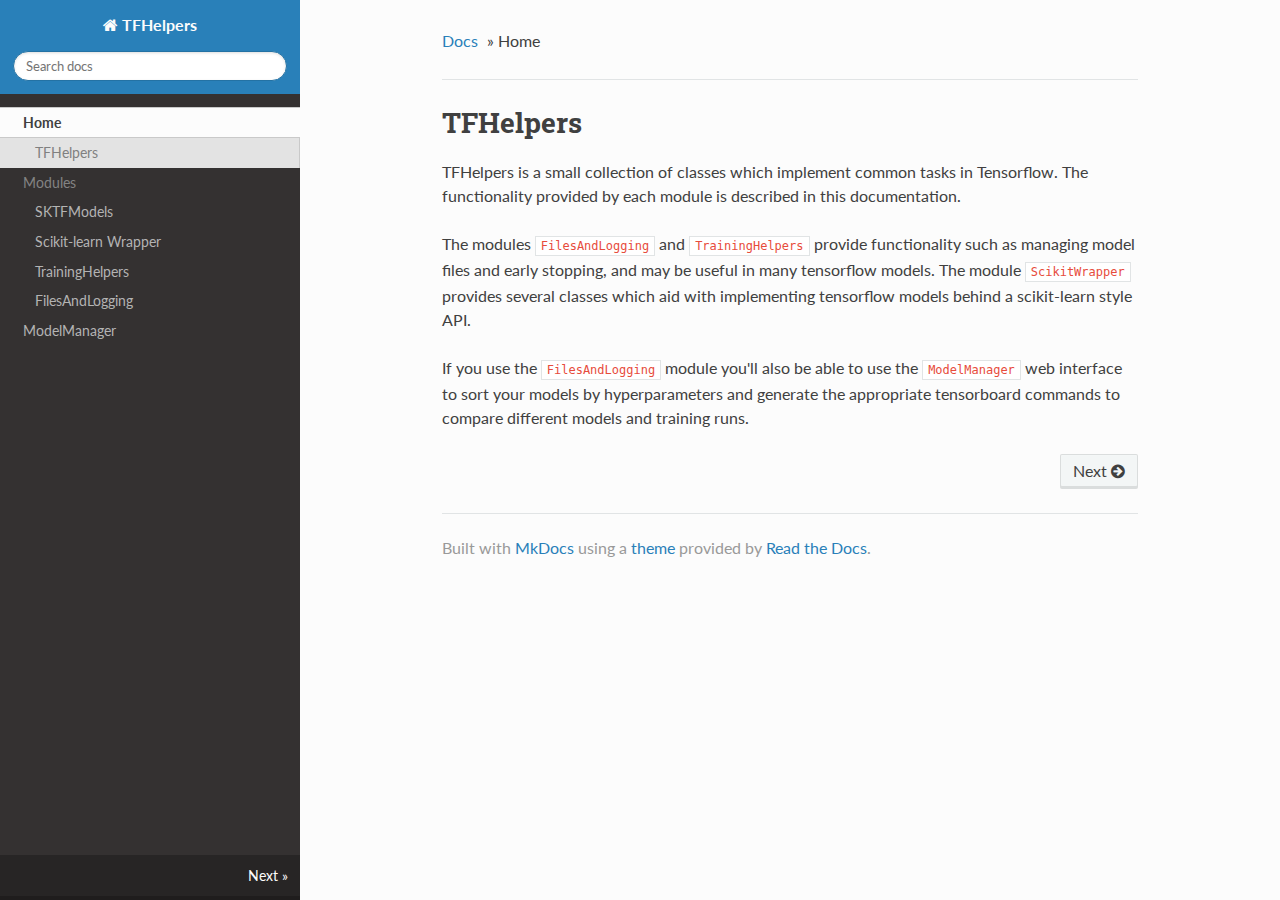
<file: index.html>
<!DOCTYPE html>
<!--[if IE 8]><html class="no-js lt-ie9" lang="en" > <![endif]-->
<!--[if gt IE 8]><!--> <html class="no-js" lang="en" > <!--<![endif]-->
<head>
  <meta charset="utf-8">
  <meta http-equiv="X-UA-Compatible" content="IE=edge">
  <meta name="viewport" content="width=device-width, initial-scale=1.0">
  <meta name="description" content="None">
  
  <link rel="shortcut icon" href="./img/favicon.ico">
  <title>Home - TFHelpers</title>
  <link href='https://fonts.googleapis.com/css?family=Lato:400,700|Roboto+Slab:400,700|Inconsolata:400,700' rel='stylesheet' type='text/css'>

  <link rel="stylesheet" href="./css/theme.css" type="text/css" />
  <link rel="stylesheet" href="./css/theme_extra.css" type="text/css" />
  <link rel="stylesheet" href="./css/highlight.css">
  
  <script>
    // Current page data
    var mkdocs_page_name = "Home";
    var mkdocs_page_input_path = "index.md";
    var mkdocs_page_url = "/";
  </script>
  
  <script src="./js/jquery-2.1.1.min.js"></script>
  <script src="./js/modernizr-2.8.3.min.js"></script>
  <script type="text/javascript" src="./js/highlight.pack.js"></script> 
  
</head>

<body class="wy-body-for-nav" role="document">

  <div class="wy-grid-for-nav">

    
    <nav data-toggle="wy-nav-shift" class="wy-nav-side stickynav">
      <div class="wy-side-nav-search">
        <a href="." class="icon icon-home"> TFHelpers</a>
        <div role="search">
  <form id ="rtd-search-form" class="wy-form" action="./search.html" method="get">
    <input type="text" name="q" placeholder="Search docs" />
  </form>
</div>
      </div>

      <div class="wy-menu wy-menu-vertical" data-spy="affix" role="navigation" aria-label="main navigation">
	<ul class="current">
	  
          
            <li class="toctree-l1 current">
		
    <a class="current" href=".">Home</a>
    <ul class="subnav">
            
    <li class="toctree-l2"><a href="#tfhelpers">TFHelpers</a></li>
    

    </ul>
	    </li>
          
            <li class="toctree-l1">
		
    <span class="caption-text">Modules</span>
    <ul class="subnav">
                <li class="">
                    
    <a class="" href="SKTFModels/">SKTFModels</a>
                </li>
                <li class="">
                    
    <a class="" href="ScikitLearnWrapper/">Scikit-learn Wrapper</a>
                </li>
                <li class="">
                    
    <a class="" href="TrainingHelpers/">TrainingHelpers</a>
                </li>
                <li class="">
                    
    <a class="" href="FilesAndLogging/">FilesAndLogging</a>
                </li>
    </ul>
	    </li>
          
            <li class="toctree-l1">
		
    <a class="" href="ModelManager/">ModelManager</a>
	    </li>
          
        </ul>
      </div>
      &nbsp;
    </nav>

    <section data-toggle="wy-nav-shift" class="wy-nav-content-wrap">

      
      <nav class="wy-nav-top" role="navigation" aria-label="top navigation">
        <i data-toggle="wy-nav-top" class="fa fa-bars"></i>
        <a href=".">TFHelpers</a>
      </nav>

      
      <div class="wy-nav-content">
        <div class="rst-content">
          <div role="navigation" aria-label="breadcrumbs navigation">
  <ul class="wy-breadcrumbs">
    <li><a href=".">Docs</a> &raquo;</li>
    
      
    
    <li>Home</li>
    <li class="wy-breadcrumbs-aside">
      
    </li>
  </ul>
  <hr/>
</div>
          <div role="main">
            <div class="section">
              
                <h1 id="tfhelpers">TFHelpers</h1>
<p>TFHelpers is a small collection of classes which implement common tasks in Tensorflow. The
functionality provided by each module is described in this documentation.</p>
<p>The modules <code>FilesAndLogging</code> and <code>TrainingHelpers</code> provide functionality such as managing model
files and early stopping, and may be useful in many tensorflow models. The module <code>ScikitWrapper</code>
provides several classes which aid with implementing tensorflow models behind a scikit-learn style
API.</p>
<p>If you use the <code>FilesAndLogging</code> module you'll also be able to use the <code>ModelManager</code> web interface
to sort your models by hyperparameters and generate the appropriate tensorboard commands to compare
different models and training runs.</p>
              
            </div>
          </div>
          <footer>
  
    <div class="rst-footer-buttons" role="navigation" aria-label="footer navigation">
      
        <a href="SKTFModels/" class="btn btn-neutral float-right" title="SKTFModels">Next <span class="icon icon-circle-arrow-right"></span></a>
      
      
    </div>
  

  <hr/>

  <div role="contentinfo">
    <!-- Copyright etc -->
    
  </div>

  Built with <a href="http://www.mkdocs.org">MkDocs</a> using a <a href="https://github.com/snide/sphinx_rtd_theme">theme</a> provided by <a href="https://readthedocs.org">Read the Docs</a>.
</footer>
      
        </div>
      </div>

    </section>

  </div>

  <div class="rst-versions" role="note" style="cursor: pointer">
    <span class="rst-current-version" data-toggle="rst-current-version">
      
      
      
        <span style="margin-left: 15px"><a href="SKTFModels/" style="color: #fcfcfc">Next &raquo;</a></span>
      
    </span>
</div>
    <script>var base_url = '.';</script>
    <script src="./js/theme.js"></script>
      <script src="./search/require.js"></script>
      <script src="./search/search.js"></script>

</body>
</html>

<!--
MkDocs version : 0.17.2
Build Date UTC : 2018-02-05 19:17:33
-->
</file>
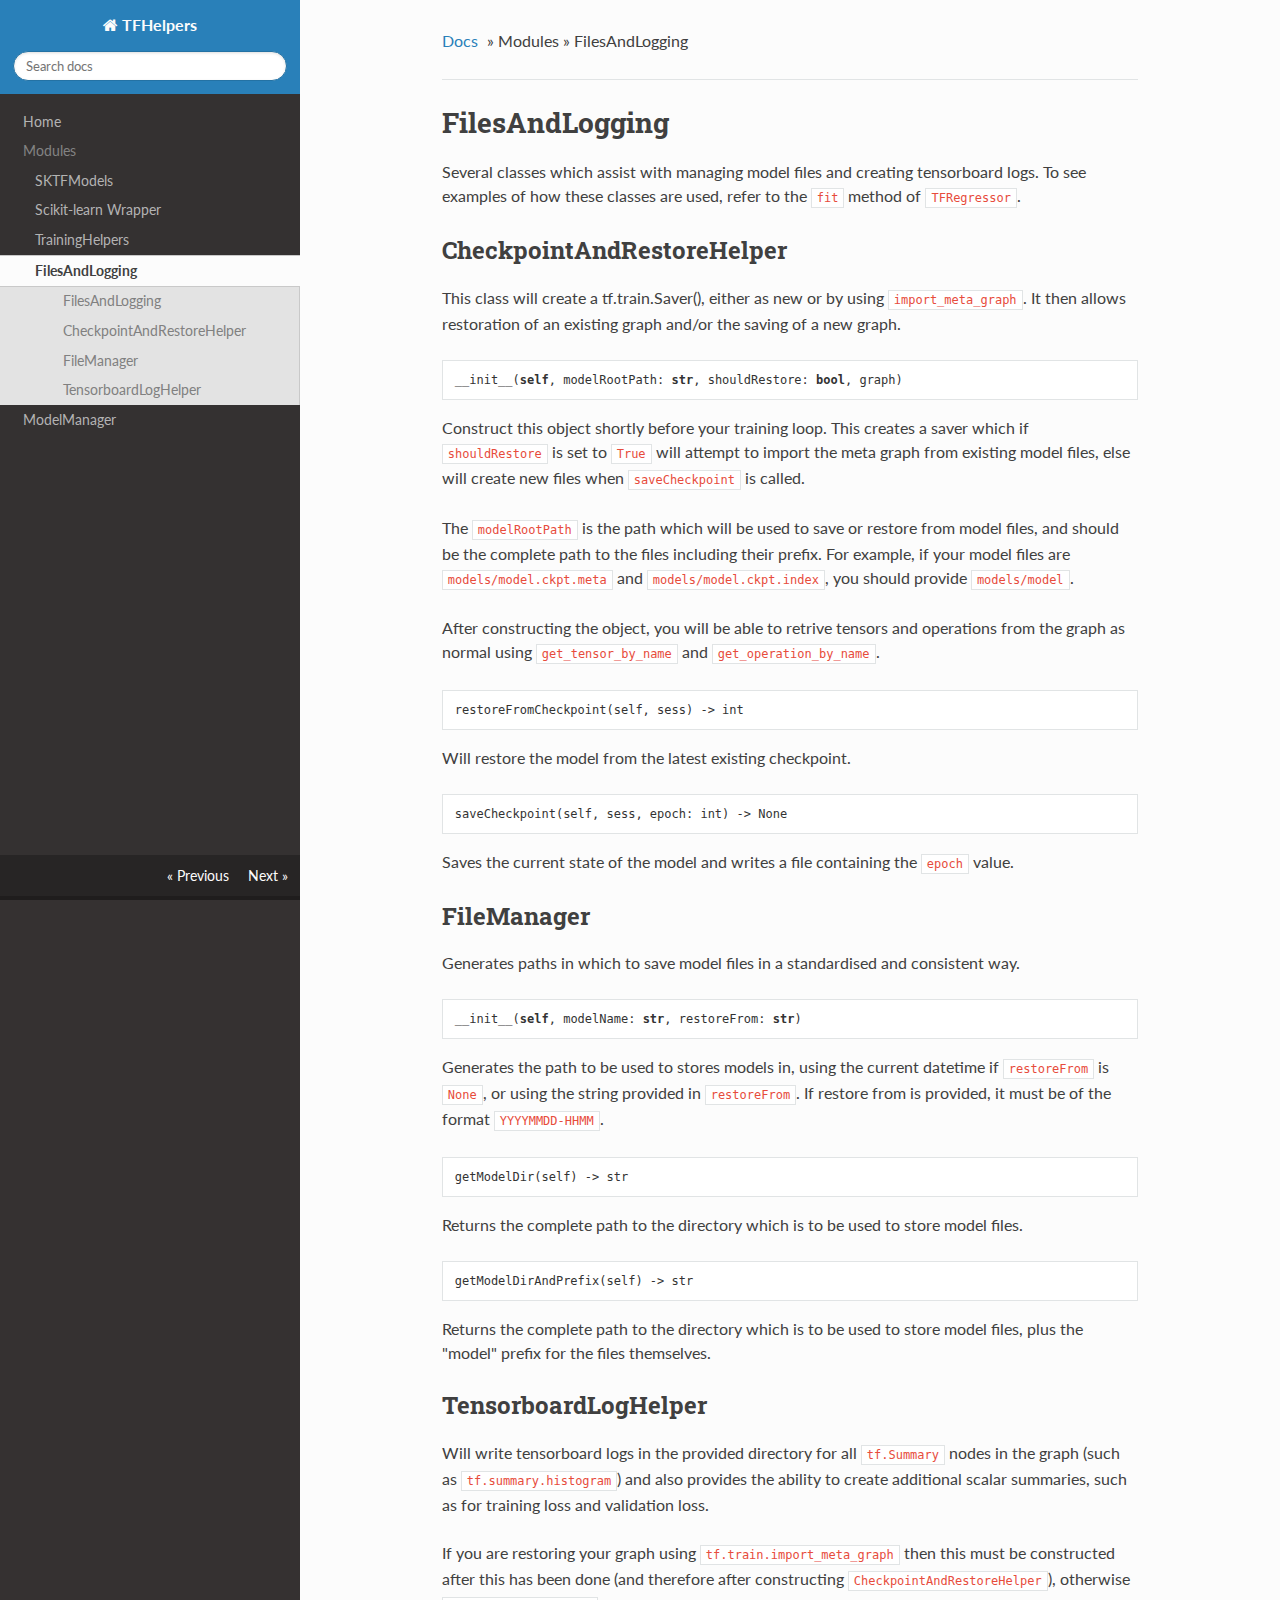
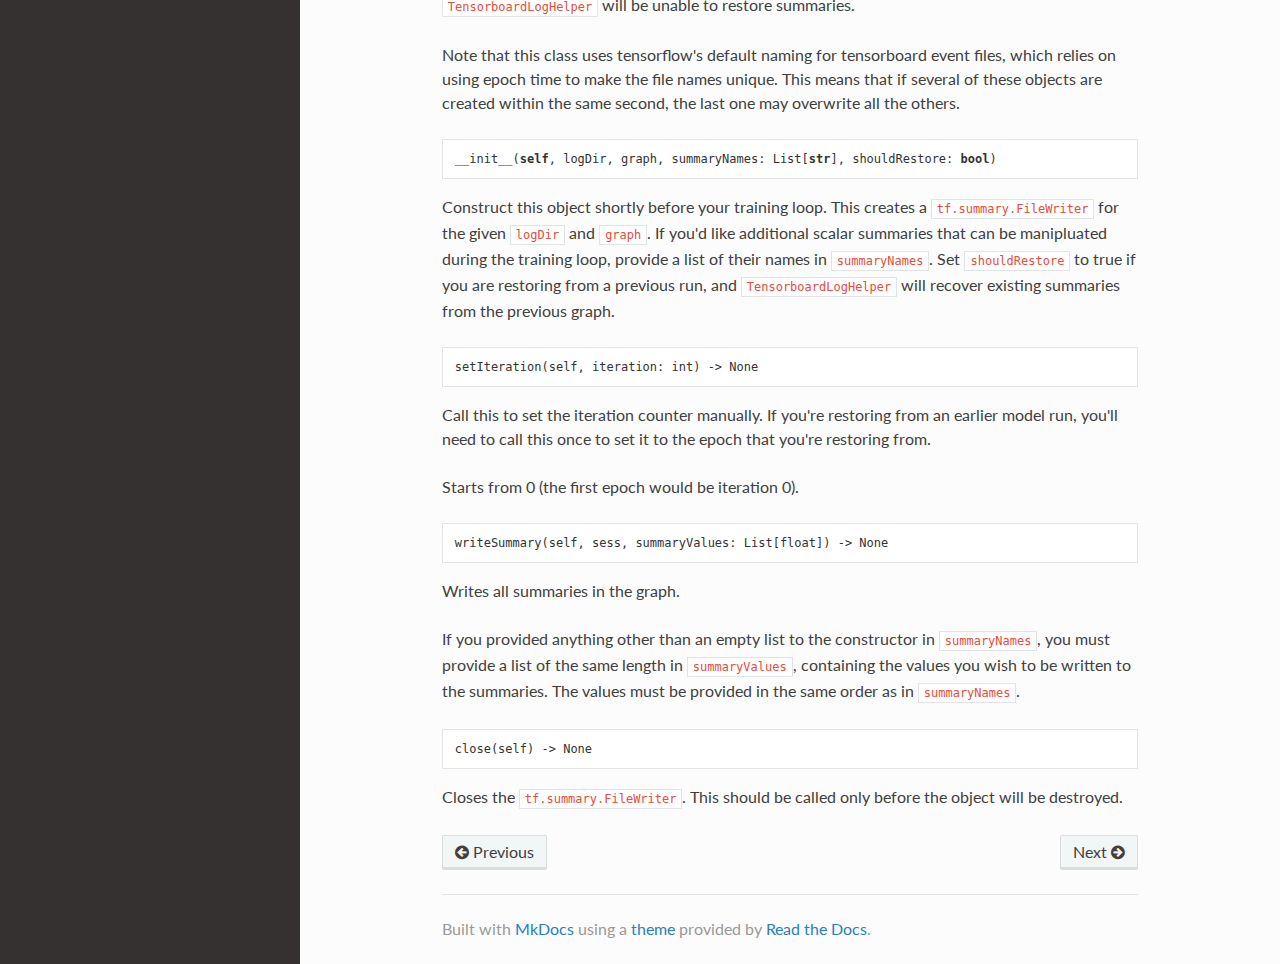
<file: FilesAndLogging/index.html>
<!DOCTYPE html>
<!--[if IE 8]><html class="no-js lt-ie9" lang="en" > <![endif]-->
<!--[if gt IE 8]><!--> <html class="no-js" lang="en" > <!--<![endif]-->
<head>
  <meta charset="utf-8">
  <meta http-equiv="X-UA-Compatible" content="IE=edge">
  <meta name="viewport" content="width=device-width, initial-scale=1.0">
  
  
  <link rel="shortcut icon" href="../img/favicon.ico">
  <title>FilesAndLogging - TFHelpers</title>
  <link href='https://fonts.googleapis.com/css?family=Lato:400,700|Roboto+Slab:400,700|Inconsolata:400,700' rel='stylesheet' type='text/css'>

  <link rel="stylesheet" href="../css/theme.css" type="text/css" />
  <link rel="stylesheet" href="../css/theme_extra.css" type="text/css" />
  <link rel="stylesheet" href="../css/highlight.css">
  
  <script>
    // Current page data
    var mkdocs_page_name = "FilesAndLogging";
    var mkdocs_page_input_path = "FilesAndLogging.md";
    var mkdocs_page_url = "/FilesAndLogging/";
  </script>
  
  <script src="../js/jquery-2.1.1.min.js"></script>
  <script src="../js/modernizr-2.8.3.min.js"></script>
  <script type="text/javascript" src="../js/highlight.pack.js"></script> 
  
</head>

<body class="wy-body-for-nav" role="document">

  <div class="wy-grid-for-nav">

    
    <nav data-toggle="wy-nav-shift" class="wy-nav-side stickynav">
      <div class="wy-side-nav-search">
        <a href=".." class="icon icon-home"> TFHelpers</a>
        <div role="search">
  <form id ="rtd-search-form" class="wy-form" action="../search.html" method="get">
    <input type="text" name="q" placeholder="Search docs" />
  </form>
</div>
      </div>

      <div class="wy-menu wy-menu-vertical" data-spy="affix" role="navigation" aria-label="main navigation">
	<ul class="current">
	  
          
            <li class="toctree-l1">
		
    <a class="" href="..">Home</a>
	    </li>
          
            <li class="toctree-l1">
		
    <span class="caption-text">Modules</span>
    <ul class="subnav">
                <li class="">
                    
    <a class="" href="../SKTFModels/">SKTFModels</a>
                </li>
                <li class="">
                    
    <a class="" href="../ScikitLearnWrapper/">Scikit-learn Wrapper</a>
                </li>
                <li class="">
                    
    <a class="" href="../TrainingHelpers/">TrainingHelpers</a>
                </li>
                <li class=" current">
                    
    <a class="current" href="./">FilesAndLogging</a>
    <ul class="subnav">
            
    <li class="toctree-l3"><a href="#filesandlogging">FilesAndLogging</a></li>
    
        <ul>
        
            <li><a class="toctree-l4" href="#checkpointandrestorehelper">CheckpointAndRestoreHelper</a></li>
        
            <li><a class="toctree-l4" href="#filemanager">FileManager</a></li>
        
            <li><a class="toctree-l4" href="#tensorboardloghelper">TensorboardLogHelper</a></li>
        
        </ul>
    

    </ul>
                </li>
    </ul>
	    </li>
          
            <li class="toctree-l1">
		
    <a class="" href="../ModelManager/">ModelManager</a>
	    </li>
          
        </ul>
      </div>
      &nbsp;
    </nav>

    <section data-toggle="wy-nav-shift" class="wy-nav-content-wrap">

      
      <nav class="wy-nav-top" role="navigation" aria-label="top navigation">
        <i data-toggle="wy-nav-top" class="fa fa-bars"></i>
        <a href="..">TFHelpers</a>
      </nav>

      
      <div class="wy-nav-content">
        <div class="rst-content">
          <div role="navigation" aria-label="breadcrumbs navigation">
  <ul class="wy-breadcrumbs">
    <li><a href="..">Docs</a> &raquo;</li>
    
      
        
          <li>Modules &raquo;</li>
        
      
    
    <li>FilesAndLogging</li>
    <li class="wy-breadcrumbs-aside">
      
    </li>
  </ul>
  <hr/>
</div>
          <div role="main">
            <div class="section">
              
                <h1 id="filesandlogging">FilesAndLogging</h1>
<p>Several classes which assist with managing model files and creating tensorboard logs. To see
examples of how these classes are used, refer to the <code>fit</code> method of <code>TFRegressor</code>.</p>
<h2 id="checkpointandrestorehelper">CheckpointAndRestoreHelper</h2>
<p>This class will create a tf.train.Saver(), either as new or by using <code>import_meta_graph</code>. It then
allows restoration of an existing graph and/or the saving of a new graph.</p>
<pre><code>__init__(self, modelRootPath: str, shouldRestore: bool, graph)
</code></pre>
<p>Construct this object shortly before your training loop. This creates a saver which if <code>shouldRestore</code> is set to <code>True</code> will attempt to import the meta graph from existing model files, else will create new files when <code>saveCheckpoint</code> is called.</p>
<p>The <code>modelRootPath</code> is the path which will be used to save or restore from model files, and should
be the complete path to the files including their prefix. For example, if your model files are
<code>models/model.ckpt.meta</code> and <code>models/model.ckpt.index</code>, you should provide <code>models/model</code>.</p>
<p>After constructing the object, you will be able to retrive tensors and operations from the graph as
normal using <code>get_tensor_by_name</code> and <code>get_operation_by_name</code>.</p>
<pre><code>restoreFromCheckpoint(self, sess) -&gt; int
</code></pre>
<p>Will restore the model from the latest existing checkpoint.</p>
<pre><code>saveCheckpoint(self, sess, epoch: int) -&gt; None
</code></pre>
<p>Saves the current state of the model and writes a file containing the <code>epoch</code> value.</p>
<h2 id="filemanager">FileManager</h2>
<p>Generates paths in which to save model files in a standardised and consistent way.</p>
<pre><code>__init__(self, modelName: str, restoreFrom: str)
</code></pre>
<p>Generates the path to be used to stores models in, using the current datetime if <code>restoreFrom</code> is
<code>None</code>, or using the string provided in <code>restoreFrom</code>. If restore from is provided, it must be of
the format <code>YYYYMMDD-HHMM</code>.</p>
<pre><code>getModelDir(self) -&gt; str
</code></pre>
<p>Returns the complete path to the directory which is to be used to store model files.</p>
<pre><code>getModelDirAndPrefix(self) -&gt; str
</code></pre>
<p>Returns the complete path to the directory which is to be used to store model files, plus the
"model" prefix for the files themselves.</p>
<h2 id="tensorboardloghelper">TensorboardLogHelper</h2>
<p>Will write tensorboard logs in the provided directory for all <code>tf.Summary</code> nodes in the graph (such
as <code>tf.summary.histogram</code>) and also provides the ability to create additional scalar summaries, such
as for training loss and validation loss.</p>
<p>If you are restoring your graph using <code>tf.train.import_meta_graph</code> then this must be constructed
after this has been done (and therefore after constructing <code>CheckpointAndRestoreHelper</code>), otherwise
<code>TensorboardLogHelper</code> will be unable to restore summaries.</p>
<p>Note that this class uses tensorflow's default naming for tensorboard event files, which relies on
using epoch time to make the file names unique. This means that if several of these objects are
created within the same second, the last one may overwrite all the others.</p>
<pre><code>__init__(self, logDir, graph, summaryNames: List[str], shouldRestore: bool)
</code></pre>
<p>Construct this object shortly before your training loop. This creates a <code>tf.summary.FileWriter</code> for
the given <code>logDir</code> and <code>graph</code>. If you'd like additional scalar summaries that can be manipluated
during the training loop, provide a list of their names in <code>summaryNames</code>. Set <code>shouldRestore</code> to
true if you are restoring from a previous run, and <code>TensorboardLogHelper</code> will recover existing
summaries from the previous graph.</p>
<pre><code>setIteration(self, iteration: int) -&gt; None
</code></pre>
<p>Call this to set the iteration counter manually. If you're restoring from an earlier model
run, you'll need to call this once to set it to the epoch that you're restoring from.</p>
<p>Starts from 0 (the first epoch would be iteration 0).</p>
<pre><code>writeSummary(self, sess, summaryValues: List[float]) -&gt; None
</code></pre>
<p>Writes all summaries in the graph.</p>
<p>If you provided anything other than an empty list to the constructor in <code>summaryNames</code>, you must
provide a list of the same length in <code>summaryValues</code>, containing the values you wish to be written
to the summaries. The values must be provided in the same order as in <code>summaryNames</code>.</p>
<pre><code>close(self) -&gt; None
</code></pre>
<p>Closes the <code>tf.summary.FileWriter</code>. This should be called only before the object will be destroyed.</p>
              
            </div>
          </div>
          <footer>
  
    <div class="rst-footer-buttons" role="navigation" aria-label="footer navigation">
      
        <a href="../ModelManager/" class="btn btn-neutral float-right" title="ModelManager">Next <span class="icon icon-circle-arrow-right"></span></a>
      
      
        <a href="../TrainingHelpers/" class="btn btn-neutral" title="TrainingHelpers"><span class="icon icon-circle-arrow-left"></span> Previous</a>
      
    </div>
  

  <hr/>

  <div role="contentinfo">
    <!-- Copyright etc -->
    
  </div>

  Built with <a href="http://www.mkdocs.org">MkDocs</a> using a <a href="https://github.com/snide/sphinx_rtd_theme">theme</a> provided by <a href="https://readthedocs.org">Read the Docs</a>.
</footer>
      
        </div>
      </div>

    </section>

  </div>

  <div class="rst-versions" role="note" style="cursor: pointer">
    <span class="rst-current-version" data-toggle="rst-current-version">
      
      
        <span><a href="../TrainingHelpers/" style="color: #fcfcfc;">&laquo; Previous</a></span>
      
      
        <span style="margin-left: 15px"><a href="../ModelManager/" style="color: #fcfcfc">Next &raquo;</a></span>
      
    </span>
</div>
    <script>var base_url = '..';</script>
    <script src="../js/theme.js"></script>
      <script src="../search/require.js"></script>
      <script src="../search/search.js"></script>

</body>
</html>
</file>
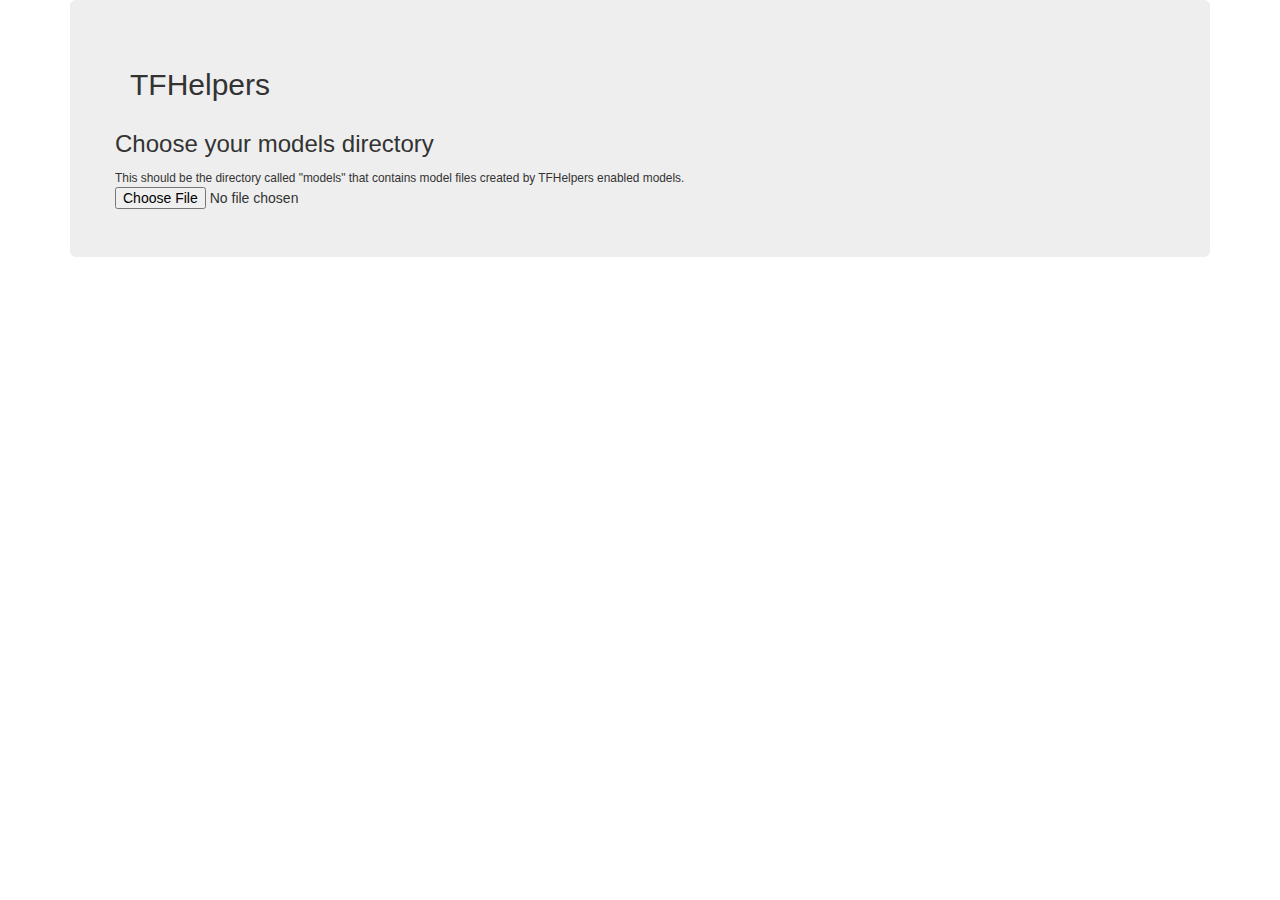
<file: ModelManager/index.html>
<!doctype html>
<html>
    <head>
        <meta name="viewport" content="width=device-width, initial-scale=1">
        <link rel="stylesheet" href="https://maxcdn.bootstrapcdn.com/bootstrap/3.3.7/css/bootstrap.min.css" integrity="sha384-BVYiiSIFeK1dGmJRAkycuHAHRg32OmUcww7on3RYdg4Va+PmSTsz/K68vbdEjh4u" crossorigin="anonymous">
        <meta name="keywords" content="tensorflow, machine learning">
        <link rel="stylesheet" href="style.css">
        <title>TFHelpers: Model Manager</title>
    </head>

    <body onload="">

        <div class="container"> <!-- START WHOLE PAGE CONTAINER -->

            <div class="jumbotron"> <!-- START MAIN JUMBOTRON -->
                <h2><span id="main">TFHelpers</span></h2>

                <div class="item row">
                    <h3>Choose your models directory</h3>
                    <small>This should be the directory called "models" that contains model files created by TFHelpers enabled models.</small>
                    <input id="modelDirInput" name="modelDir" type="file" class="file" webkitdirectory directory/>
                </div>

                <div class="item row" id="filtersRow">
                </div>

                <div class="item row" id="selectedModelsRow">
                </div>

                <div class="item row" id="tensorboardCommandRow">
                </div>

            </div> <!-- END HOME JUMBOTRON -->

        </div> <!-- END WHOLE PAGE CONTAINER -->

        <!-- Latest compiled and minified JavaScript -->
        <script src="https://ajax.googleapis.com/ajax/libs/jquery/3.1.0/jquery.min.js"></script>
        <script src="https://maxcdn.bootstrapcdn.com/bootstrap/3.3.7/js/bootstrap.min.js" integrity="sha384-Tc5IQib027qvyjSMfHjOMaLkfuWVxZxUPnCJA7l2mCWNIpG9mGCD8wGNIcPD7Txa" crossorigin="anonymous"></script>
        <script src="app.js"></script>
    </body>
</html>
</file>
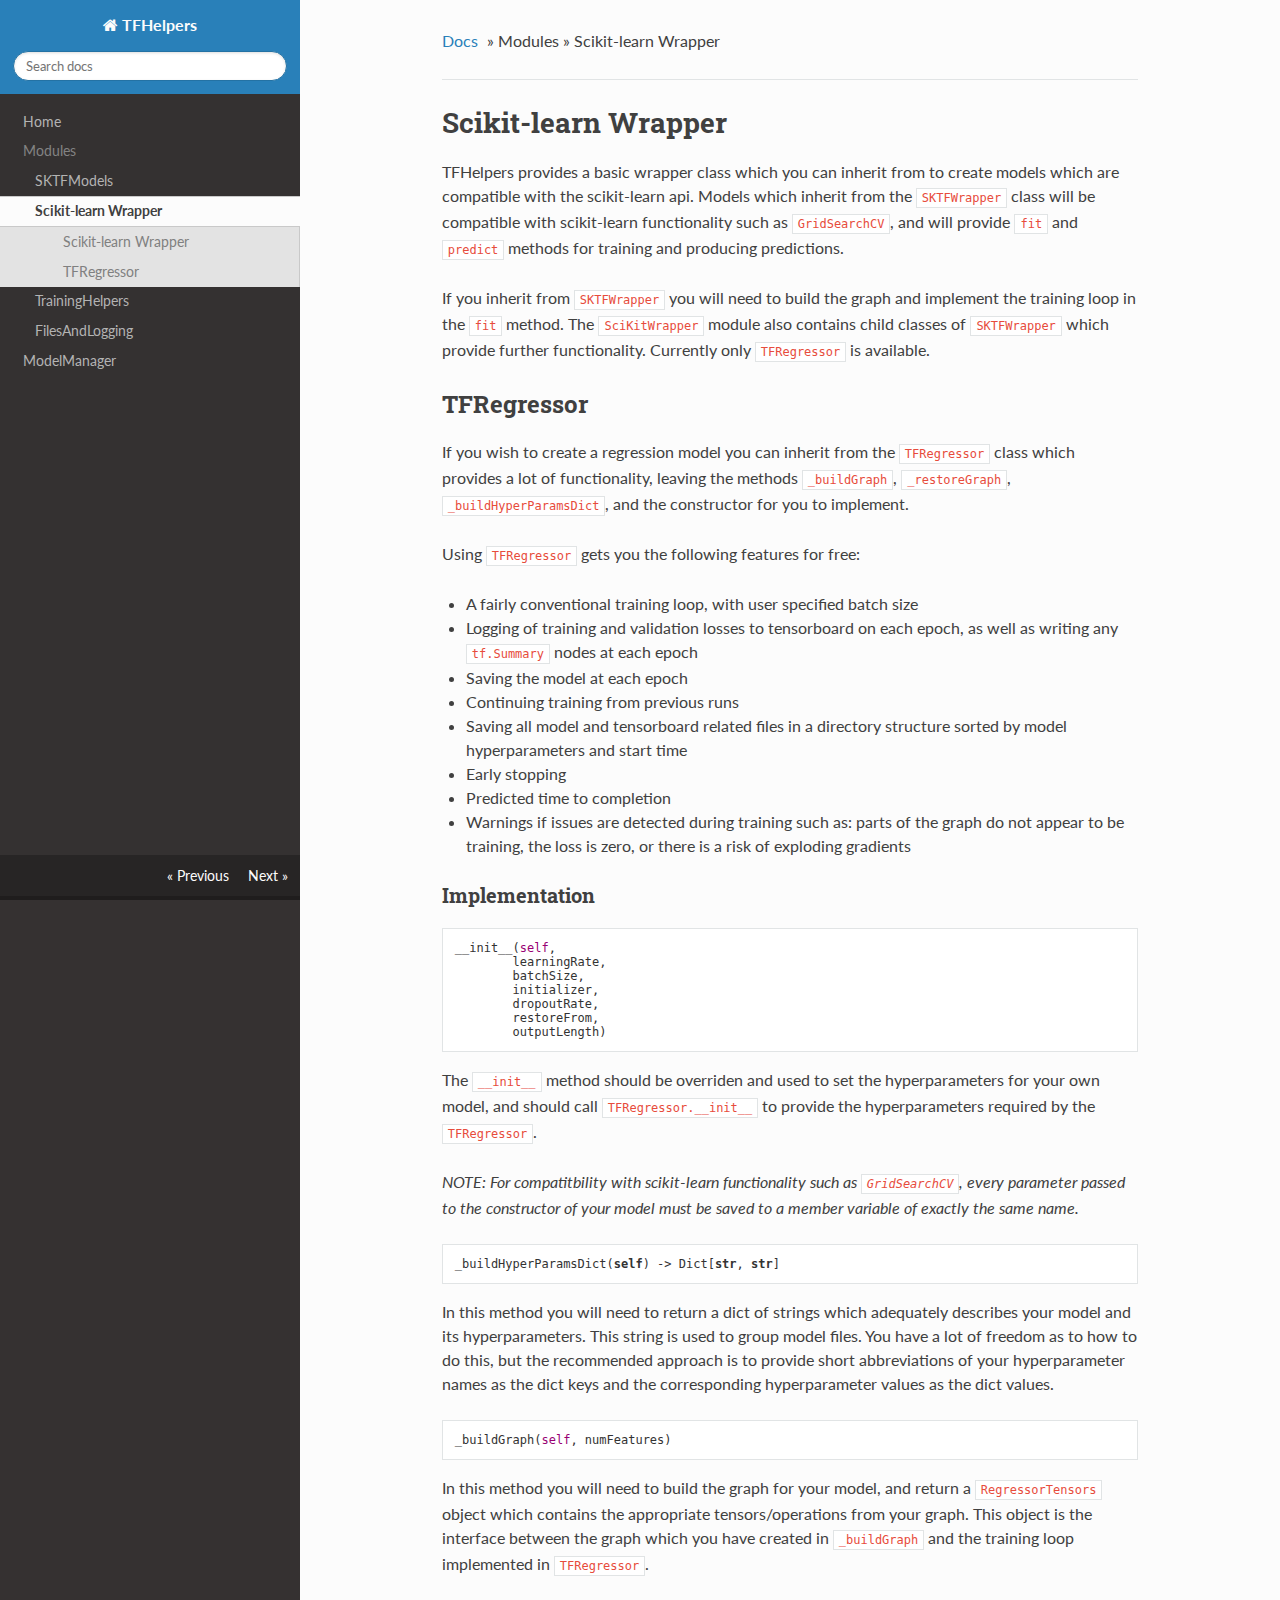
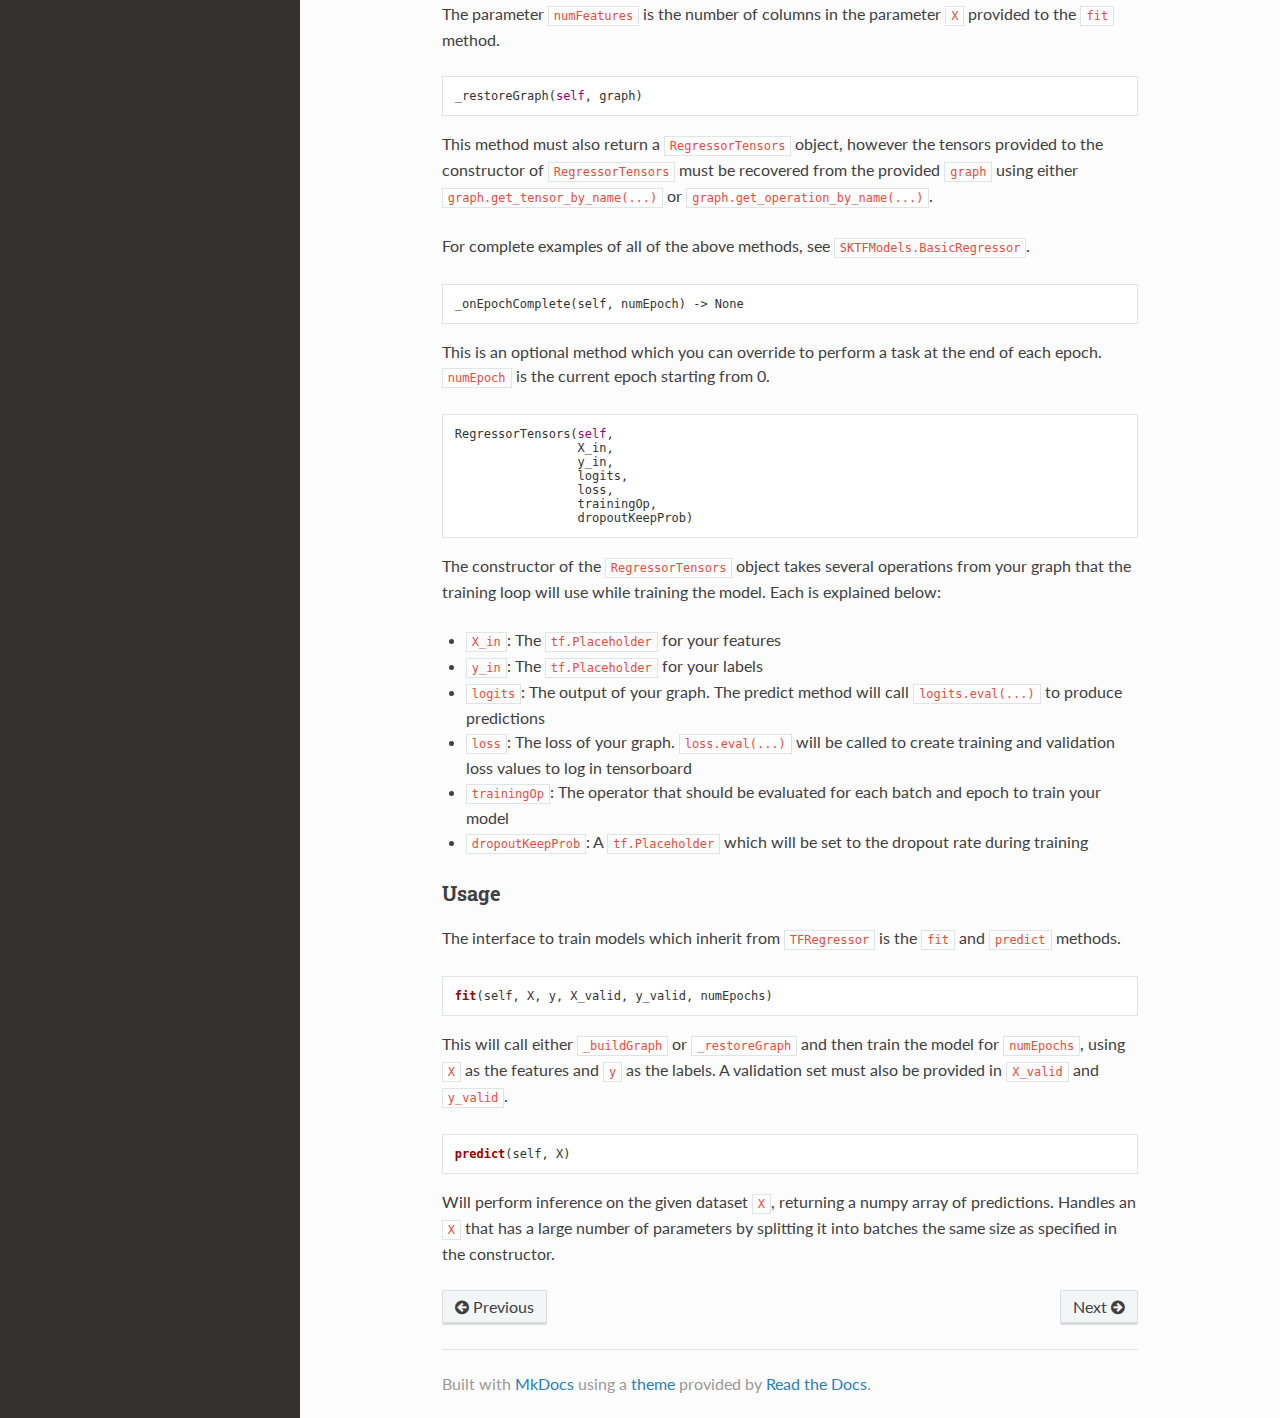
<file: ScikitLearnWrapper/index.html>
<!DOCTYPE html>
<!--[if IE 8]><html class="no-js lt-ie9" lang="en" > <![endif]-->
<!--[if gt IE 8]><!--> <html class="no-js" lang="en" > <!--<![endif]-->
<head>
  <meta charset="utf-8">
  <meta http-equiv="X-UA-Compatible" content="IE=edge">
  <meta name="viewport" content="width=device-width, initial-scale=1.0">
  
  
  <link rel="shortcut icon" href="../img/favicon.ico">
  <title>Scikit-learn Wrapper - TFHelpers</title>
  <link href='https://fonts.googleapis.com/css?family=Lato:400,700|Roboto+Slab:400,700|Inconsolata:400,700' rel='stylesheet' type='text/css'>

  <link rel="stylesheet" href="../css/theme.css" type="text/css" />
  <link rel="stylesheet" href="../css/theme_extra.css" type="text/css" />
  <link rel="stylesheet" href="../css/highlight.css">
  
  <script>
    // Current page data
    var mkdocs_page_name = "Scikit-learn Wrapper";
    var mkdocs_page_input_path = "ScikitLearnWrapper.md";
    var mkdocs_page_url = "/ScikitLearnWrapper/";
  </script>
  
  <script src="../js/jquery-2.1.1.min.js"></script>
  <script src="../js/modernizr-2.8.3.min.js"></script>
  <script type="text/javascript" src="../js/highlight.pack.js"></script> 
  
</head>

<body class="wy-body-for-nav" role="document">

  <div class="wy-grid-for-nav">

    
    <nav data-toggle="wy-nav-shift" class="wy-nav-side stickynav">
      <div class="wy-side-nav-search">
        <a href=".." class="icon icon-home"> TFHelpers</a>
        <div role="search">
  <form id ="rtd-search-form" class="wy-form" action="../search.html" method="get">
    <input type="text" name="q" placeholder="Search docs" />
  </form>
</div>
      </div>

      <div class="wy-menu wy-menu-vertical" data-spy="affix" role="navigation" aria-label="main navigation">
	<ul class="current">
	  
          
            <li class="toctree-l1">
		
    <a class="" href="..">Home</a>
	    </li>
          
            <li class="toctree-l1">
		
    <span class="caption-text">Modules</span>
    <ul class="subnav">
                <li class="">
                    
    <a class="" href="../SKTFModels/">SKTFModels</a>
                </li>
                <li class=" current">
                    
    <a class="current" href="./">Scikit-learn Wrapper</a>
    <ul class="subnav">
            
    <li class="toctree-l3"><a href="#scikit-learn-wrapper">Scikit-learn Wrapper</a></li>
    
        <ul>
        
            <li><a class="toctree-l4" href="#tfregressor">TFRegressor</a></li>
        
        </ul>
    

    </ul>
                </li>
                <li class="">
                    
    <a class="" href="../TrainingHelpers/">TrainingHelpers</a>
                </li>
                <li class="">
                    
    <a class="" href="../FilesAndLogging/">FilesAndLogging</a>
                </li>
    </ul>
	    </li>
          
            <li class="toctree-l1">
		
    <a class="" href="../ModelManager/">ModelManager</a>
	    </li>
          
        </ul>
      </div>
      &nbsp;
    </nav>

    <section data-toggle="wy-nav-shift" class="wy-nav-content-wrap">

      
      <nav class="wy-nav-top" role="navigation" aria-label="top navigation">
        <i data-toggle="wy-nav-top" class="fa fa-bars"></i>
        <a href="..">TFHelpers</a>
      </nav>

      
      <div class="wy-nav-content">
        <div class="rst-content">
          <div role="navigation" aria-label="breadcrumbs navigation">
  <ul class="wy-breadcrumbs">
    <li><a href="..">Docs</a> &raquo;</li>
    
      
        
          <li>Modules &raquo;</li>
        
      
    
    <li>Scikit-learn Wrapper</li>
    <li class="wy-breadcrumbs-aside">
      
    </li>
  </ul>
  <hr/>
</div>
          <div role="main">
            <div class="section">
              
                <h1 id="scikit-learn-wrapper">Scikit-learn Wrapper</h1>
<p>TFHelpers provides a basic wrapper class which you can inherit from to create models which are
compatible with the scikit-learn api. Models which inherit from the <code>SKTFWrapper</code> class will be
compatible with scikit-learn functionality such as <code>GridSearchCV</code>, and will provide <code>fit</code> and
<code>predict</code> methods for training and producing predictions.</p>
<p>If you inherit from <code>SKTFWrapper</code> you will need to build the graph and implement the training loop
in the <code>fit</code> method. The <code>SciKitWrapper</code> module also contains child classes of <code>SKTFWrapper</code> which
provide further functionality. Currently only <code>TFRegressor</code> is available.</p>
<h2 id="tfregressor">TFRegressor</h2>
<p>If you wish to create a regression model you can inherit from the <code>TFRegressor</code> class which provides
a lot of functionality, leaving the methods <code>_buildGraph</code>, <code>_restoreGraph</code>, <code>_buildHyperParamsDict</code>,
and the constructor for you to implement.</p>
<p>Using <code>TFRegressor</code> gets you the following features for free:</p>
<ul>
<li>A fairly conventional training loop, with user specified batch size</li>
<li>Logging of training and validation losses to tensorboard on each epoch, as well as writing any <code>tf.Summary</code> nodes at each epoch</li>
<li>Saving the model at each epoch</li>
<li>Continuing training from previous runs</li>
<li>Saving all model and tensorboard related files in a directory structure sorted by model hyperparameters and start time</li>
<li>Early stopping</li>
<li>Predicted time to completion</li>
<li>Warnings if issues are detected during training such as: parts of the graph do not appear to be training, the loss is zero, or there is a risk of exploding gradients</li>
</ul>
<h3 id="implementation">Implementation</h3>
<pre><code>__init__(self,
        learningRate,
        batchSize,
        initializer,
        dropoutRate,
        restoreFrom,
        outputLength)
</code></pre>
<p>The <code>__init__</code> method should be overriden and used to set the hyperparameters for your own model,
and should call <code>TFRegressor.__init__</code> to provide the hyperparameters required by the <code>TFRegressor</code>.</p>
<p><em>NOTE: For compatitbility with scikit-learn functionality such as <code>GridSearchCV</code>, every parameter
passed to the constructor of your model must be saved to a member variable of exactly the same name.</em></p>
<pre><code>_buildHyperParamsDict(self) -&gt; Dict[str, str]
</code></pre>
<p>In this method you will need to return a dict of strings which adequately describes your model and
its hyperparameters. This string is used to group model files. You have a lot of freedom as to how
to do this, but the recommended approach is to provide short abbreviations of your hyperparameter
names as the dict keys and the corresponding hyperparameter values as the dict values.</p>
<pre><code>_buildGraph(self, numFeatures)
</code></pre>
<p>In this method you will need to build the graph for your model, and return a <code>RegressorTensors</code>
object which contains the appropriate tensors/operations from your graph. This object is the
interface between the graph which you have created in <code>_buildGraph</code> and the training loop
implemented in <code>TFRegressor</code>. </p>
<p>The parameter <code>numFeatures</code> is the number of columns in the parameter <code>X</code> provided to the <code>fit</code>
method.</p>
<pre><code>_restoreGraph(self, graph)
</code></pre>
<p>This method must also return a <code>RegressorTensors</code> object, however the tensors provided to the
constructor of <code>RegressorTensors</code> must be recovered from the provided <code>graph</code> using either
<code>graph.get_tensor_by_name(...)</code> or <code>graph.get_operation_by_name(...)</code>.</p>
<p>For complete examples of all of the above methods, see <code>SKTFModels.BasicRegressor</code>.</p>
<pre><code>_onEpochComplete(self, numEpoch) -&gt; None
</code></pre>
<p>This is an optional method which you can override to perform a task at the end of each epoch.
<code>numEpoch</code> is the current epoch starting from 0.</p>
<pre><code>RegressorTensors(self,
                 X_in,
                 y_in,
                 logits,
                 loss,
                 trainingOp,
                 dropoutKeepProb)
</code></pre>
<p>The constructor of the <code>RegressorTensors</code> object takes several operations from your graph that the
training loop will use while training the model. Each is explained below:</p>
<ul>
<li><code>X_in</code>: The <code>tf.Placeholder</code> for your features</li>
<li><code>y_in</code>: The <code>tf.Placeholder</code> for your labels</li>
<li><code>logits</code>: The output of your graph. The predict method will call <code>logits.eval(...)</code> to produce predictions</li>
<li><code>loss</code>: The loss of your graph. <code>loss.eval(...)</code> will be called to create training and validation loss values to log in tensorboard</li>
<li><code>trainingOp</code>: The operator that should be evaluated for each batch and epoch to train your model</li>
<li><code>dropoutKeepProb</code>: A <code>tf.Placeholder</code> which will be set to the dropout rate during training</li>
</ul>
<h3 id="usage">Usage</h3>
<p>The interface to train models which inherit from <code>TFRegressor</code> is the <code>fit</code> and <code>predict</code> methods.</p>
<pre><code>fit(self, X, y, X_valid, y_valid, numEpochs)
</code></pre>
<p>This will call either <code>_buildGraph</code> or <code>_restoreGraph</code> and then train the model for <code>numEpochs</code>,
using <code>X</code> as the features and <code>y</code> as the labels. A validation set must also be provided in <code>X_valid</code>
and <code>y_valid</code>.</p>
<pre><code>predict(self, X)
</code></pre>
<p>Will perform inference on the given dataset <code>X</code>, returning a numpy array of predictions. Handles an
<code>X</code> that has a large number of parameters by splitting it into batches the same size as specified in
the constructor.</p>
              
            </div>
          </div>
          <footer>
  
    <div class="rst-footer-buttons" role="navigation" aria-label="footer navigation">
      
        <a href="../TrainingHelpers/" class="btn btn-neutral float-right" title="TrainingHelpers">Next <span class="icon icon-circle-arrow-right"></span></a>
      
      
        <a href="../SKTFModels/" class="btn btn-neutral" title="SKTFModels"><span class="icon icon-circle-arrow-left"></span> Previous</a>
      
    </div>
  

  <hr/>

  <div role="contentinfo">
    <!-- Copyright etc -->
    
  </div>

  Built with <a href="http://www.mkdocs.org">MkDocs</a> using a <a href="https://github.com/snide/sphinx_rtd_theme">theme</a> provided by <a href="https://readthedocs.org">Read the Docs</a>.
</footer>
      
        </div>
      </div>

    </section>

  </div>

  <div class="rst-versions" role="note" style="cursor: pointer">
    <span class="rst-current-version" data-toggle="rst-current-version">
      
      
        <span><a href="../SKTFModels/" style="color: #fcfcfc;">&laquo; Previous</a></span>
      
      
        <span style="margin-left: 15px"><a href="../TrainingHelpers/" style="color: #fcfcfc">Next &raquo;</a></span>
      
    </span>
</div>
    <script>var base_url = '..';</script>
    <script src="../js/theme.js"></script>
      <script src="../search/require.js"></script>
      <script src="../search/search.js"></script>

</body>
</html>
</file>
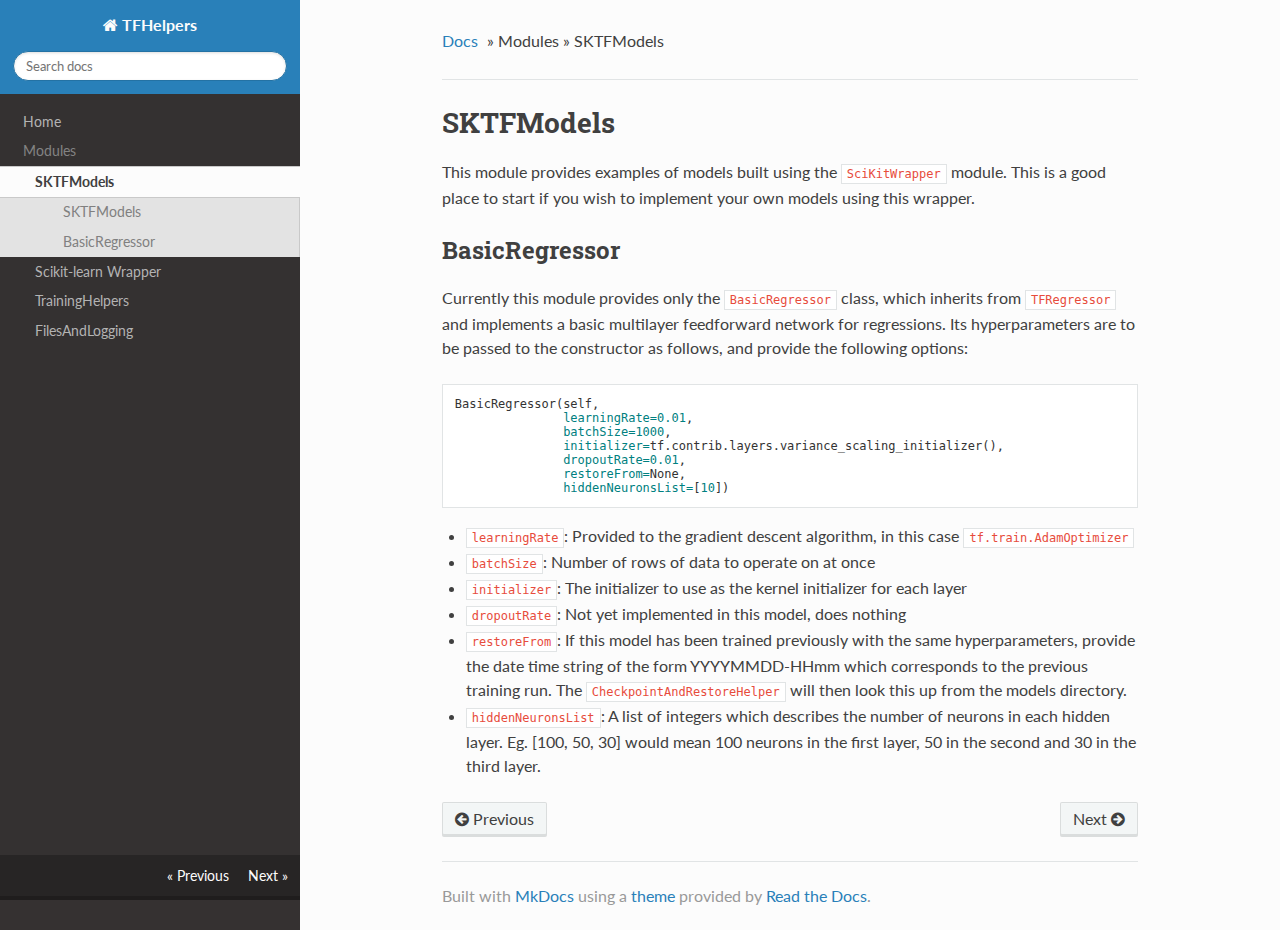
<file: SKTFModels/index.html>
<!DOCTYPE html>
<!--[if IE 8]><html class="no-js lt-ie9" lang="en" > <![endif]-->
<!--[if gt IE 8]><!--> <html class="no-js" lang="en" > <!--<![endif]-->
<head>
  <meta charset="utf-8">
  <meta http-equiv="X-UA-Compatible" content="IE=edge">
  <meta name="viewport" content="width=device-width, initial-scale=1.0">
  
  
  <link rel="shortcut icon" href="../img/favicon.ico">
  <title>SKTFModels - TFHelpers</title>
  <link href='https://fonts.googleapis.com/css?family=Lato:400,700|Roboto+Slab:400,700|Inconsolata:400,700' rel='stylesheet' type='text/css'>

  <link rel="stylesheet" href="../css/theme.css" type="text/css" />
  <link rel="stylesheet" href="../css/theme_extra.css" type="text/css" />
  <link rel="stylesheet" href="../css/highlight.css">
  
  <script>
    // Current page data
    var mkdocs_page_name = "SKTFModels";
    var mkdocs_page_input_path = "SKTFModels.md";
    var mkdocs_page_url = "/SKTFModels/";
  </script>
  
  <script src="../js/jquery-2.1.1.min.js"></script>
  <script src="../js/modernizr-2.8.3.min.js"></script>
  <script type="text/javascript" src="../js/highlight.pack.js"></script> 
  
</head>

<body class="wy-body-for-nav" role="document">

  <div class="wy-grid-for-nav">

    
    <nav data-toggle="wy-nav-shift" class="wy-nav-side stickynav">
      <div class="wy-side-nav-search">
        <a href=".." class="icon icon-home"> TFHelpers</a>
        <div role="search">
  <form id ="rtd-search-form" class="wy-form" action="../search.html" method="get">
    <input type="text" name="q" placeholder="Search docs" />
  </form>
</div>
      </div>

      <div class="wy-menu wy-menu-vertical" data-spy="affix" role="navigation" aria-label="main navigation">
	<ul class="current">
	  
          
            <li class="toctree-l1">
		
    <a class="" href="..">Home</a>
	    </li>
          
            <li class="toctree-l1">
		
    <span class="caption-text">Modules</span>
    <ul class="subnav">
                <li class=" current">
                    
    <a class="current" href="./">SKTFModels</a>
    <ul class="subnav">
            
    <li class="toctree-l3"><a href="#sktfmodels">SKTFModels</a></li>
    
        <ul>
        
            <li><a class="toctree-l4" href="#basicregressor">BasicRegressor</a></li>
        
        </ul>
    

    </ul>
                </li>
                <li class="">
                    
    <a class="" href="../ScikitLearnWrapper/">Scikit-learn Wrapper</a>
                </li>
                <li class="">
                    
    <a class="" href="../TrainingHelpers/">TrainingHelpers</a>
                </li>
                <li class="">
                    
    <a class="" href="../FilesAndLogging/">FilesAndLogging</a>
                </li>
    </ul>
	    </li>
          
        </ul>
      </div>
      &nbsp;
    </nav>

    <section data-toggle="wy-nav-shift" class="wy-nav-content-wrap">

      
      <nav class="wy-nav-top" role="navigation" aria-label="top navigation">
        <i data-toggle="wy-nav-top" class="fa fa-bars"></i>
        <a href="..">TFHelpers</a>
      </nav>

      
      <div class="wy-nav-content">
        <div class="rst-content">
          <div role="navigation" aria-label="breadcrumbs navigation">
  <ul class="wy-breadcrumbs">
    <li><a href="..">Docs</a> &raquo;</li>
    
      
        
          <li>Modules &raquo;</li>
        
      
    
    <li>SKTFModels</li>
    <li class="wy-breadcrumbs-aside">
      
    </li>
  </ul>
  <hr/>
</div>
          <div role="main">
            <div class="section">
              
                <h1 id="sktfmodels">SKTFModels</h1>
<p>This module provides examples of models built using the <code>SciKitWrapper</code> module. This is a good place
to start if you wish to implement your own models using this wrapper.</p>
<h2 id="basicregressor">BasicRegressor</h2>
<p>Currently this module provides only the <code>BasicRegressor</code> class, which inherits from <code>TFRegressor</code>
and implements a basic multilayer feedforward network for regressions. Its hyperparameters are to be
passed to the constructor as follows, and provide the following options:</p>
<pre><code>BasicRegressor(self,
               learningRate=0.01,
               batchSize=1000,
               initializer=tf.contrib.layers.variance_scaling_initializer(),
               dropoutRate=0.01,
               restoreFrom=None,
               hiddenNeuronsList=[10])
</code></pre>
<ul>
<li><code>learningRate</code>: Provided to the gradient descent algorithm, in this case <code>tf.train.AdamOptimizer</code></li>
<li><code>batchSize</code>: Number of rows of data to operate on at once</li>
<li><code>initializer</code>: The initializer to use as the kernel initializer for each layer</li>
<li><code>dropoutRate</code>: Not yet implemented in this model, does nothing</li>
<li><code>restoreFrom</code>: If this model has been trained previously with the same hyperparameters, provide
the date time string of the form YYYYMMDD-HHmm which corresponds to the previous training run. The
<code>CheckpointAndRestoreHelper</code> will then look this up from the models directory.</li>
<li><code>hiddenNeuronsList</code>: A list of integers which describes the number of neurons in each hidden layer.
Eg. [100, 50, 30] would mean 100 neurons in the first layer, 50 in the second and 30 in the third
layer.</li>
</ul>
              
            </div>
          </div>
          <footer>
  
    <div class="rst-footer-buttons" role="navigation" aria-label="footer navigation">
      
        <a href="../ScikitLearnWrapper/" class="btn btn-neutral float-right" title="Scikit-learn Wrapper">Next <span class="icon icon-circle-arrow-right"></span></a>
      
      
        <a href=".." class="btn btn-neutral" title="Home"><span class="icon icon-circle-arrow-left"></span> Previous</a>
      
    </div>
  

  <hr/>

  <div role="contentinfo">
    <!-- Copyright etc -->
    
  </div>

  Built with <a href="http://www.mkdocs.org">MkDocs</a> using a <a href="https://github.com/snide/sphinx_rtd_theme">theme</a> provided by <a href="https://readthedocs.org">Read the Docs</a>.
</footer>
      
        </div>
      </div>

    </section>

  </div>

  <div class="rst-versions" role="note" style="cursor: pointer">
    <span class="rst-current-version" data-toggle="rst-current-version">
      
      
        <span><a href=".." style="color: #fcfcfc;">&laquo; Previous</a></span>
      
      
        <span style="margin-left: 15px"><a href="../ScikitLearnWrapper/" style="color: #fcfcfc">Next &raquo;</a></span>
      
    </span>
</div>
    <script>var base_url = '..';</script>
    <script src="../js/theme.js"></script>
      <script src="../search/require.js"></script>
      <script src="../search/search.js"></script>

</body>
</html>
</file>
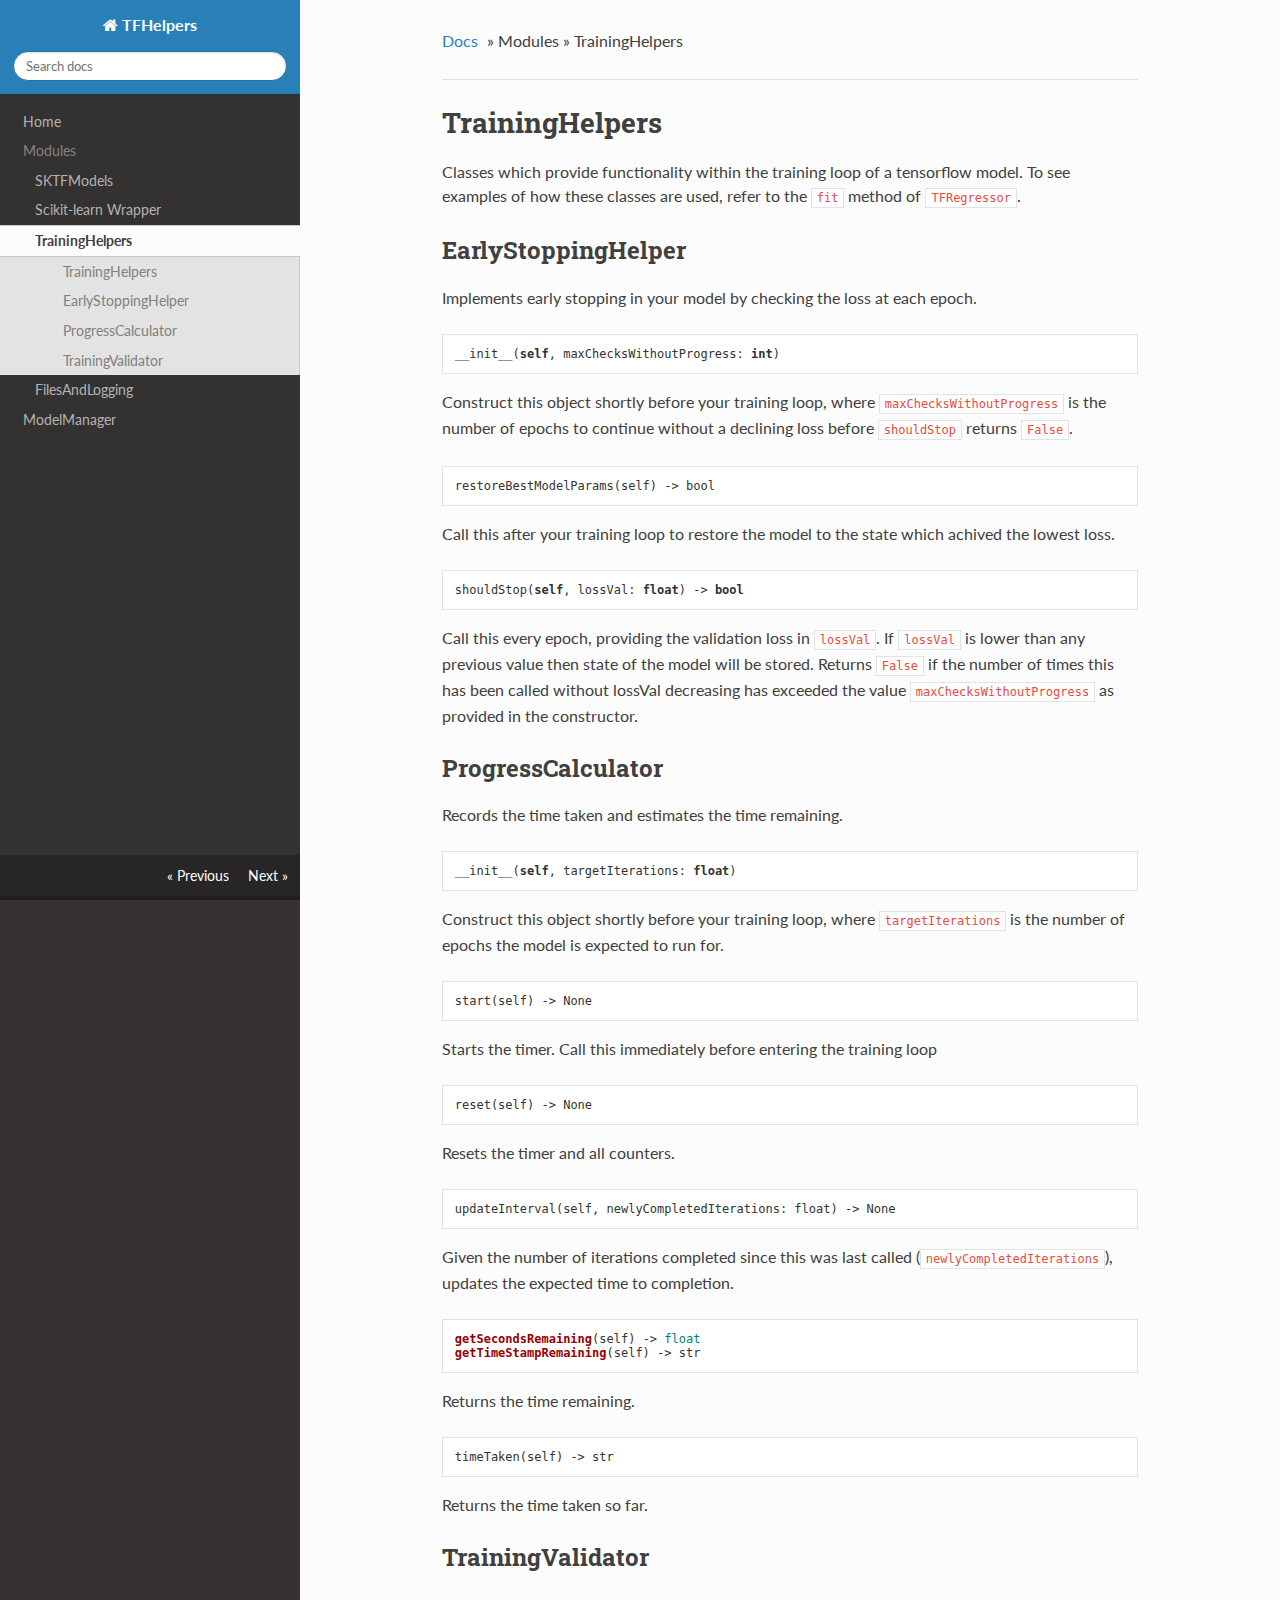
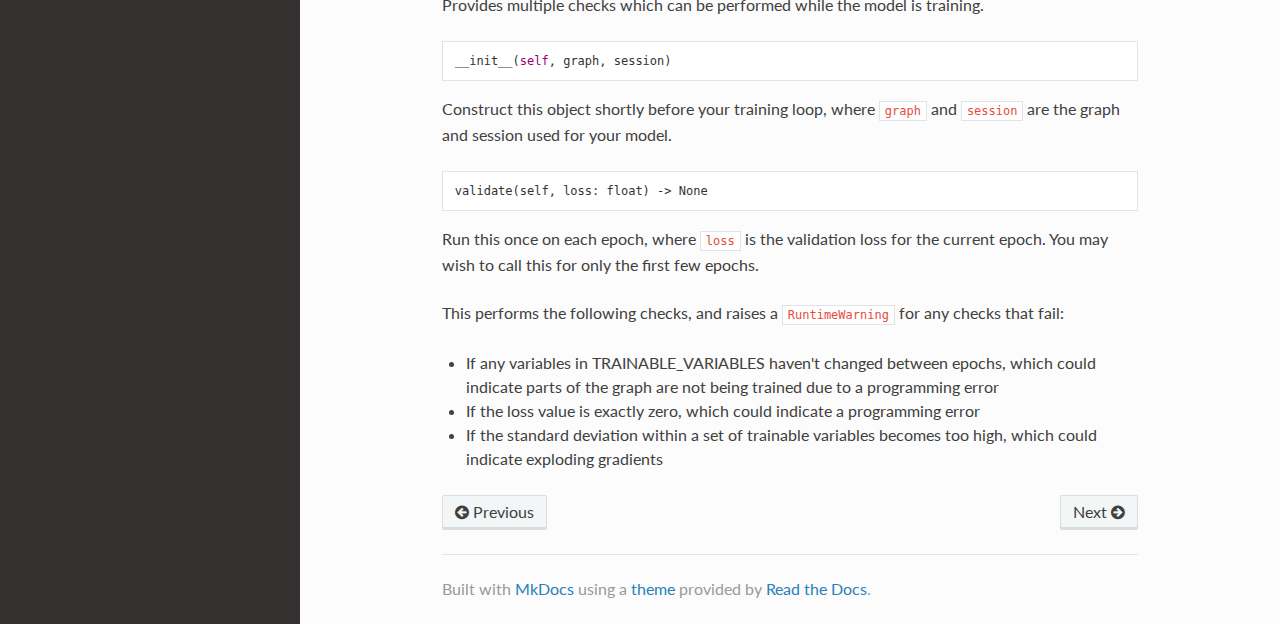
<file: TrainingHelpers/index.html>
<!DOCTYPE html>
<!--[if IE 8]><html class="no-js lt-ie9" lang="en" > <![endif]-->
<!--[if gt IE 8]><!--> <html class="no-js" lang="en" > <!--<![endif]-->
<head>
  <meta charset="utf-8">
  <meta http-equiv="X-UA-Compatible" content="IE=edge">
  <meta name="viewport" content="width=device-width, initial-scale=1.0">
  
  
  <link rel="shortcut icon" href="../img/favicon.ico">
  <title>TrainingHelpers - TFHelpers</title>
  <link href='https://fonts.googleapis.com/css?family=Lato:400,700|Roboto+Slab:400,700|Inconsolata:400,700' rel='stylesheet' type='text/css'>

  <link rel="stylesheet" href="../css/theme.css" type="text/css" />
  <link rel="stylesheet" href="../css/theme_extra.css" type="text/css" />
  <link rel="stylesheet" href="../css/highlight.css">
  
  <script>
    // Current page data
    var mkdocs_page_name = "TrainingHelpers";
    var mkdocs_page_input_path = "TrainingHelpers.md";
    var mkdocs_page_url = "/TrainingHelpers/";
  </script>
  
  <script src="../js/jquery-2.1.1.min.js"></script>
  <script src="../js/modernizr-2.8.3.min.js"></script>
  <script type="text/javascript" src="../js/highlight.pack.js"></script> 
  
</head>

<body class="wy-body-for-nav" role="document">

  <div class="wy-grid-for-nav">

    
    <nav data-toggle="wy-nav-shift" class="wy-nav-side stickynav">
      <div class="wy-side-nav-search">
        <a href=".." class="icon icon-home"> TFHelpers</a>
        <div role="search">
  <form id ="rtd-search-form" class="wy-form" action="../search.html" method="get">
    <input type="text" name="q" placeholder="Search docs" />
  </form>
</div>
      </div>

      <div class="wy-menu wy-menu-vertical" data-spy="affix" role="navigation" aria-label="main navigation">
	<ul class="current">
	  
          
            <li class="toctree-l1">
		
    <a class="" href="..">Home</a>
	    </li>
          
            <li class="toctree-l1">
		
    <span class="caption-text">Modules</span>
    <ul class="subnav">
                <li class="">
                    
    <a class="" href="../SKTFModels/">SKTFModels</a>
                </li>
                <li class="">
                    
    <a class="" href="../ScikitLearnWrapper/">Scikit-learn Wrapper</a>
                </li>
                <li class=" current">
                    
    <a class="current" href="./">TrainingHelpers</a>
    <ul class="subnav">
            
    <li class="toctree-l3"><a href="#traininghelpers">TrainingHelpers</a></li>
    
        <ul>
        
            <li><a class="toctree-l4" href="#earlystoppinghelper">EarlyStoppingHelper</a></li>
        
            <li><a class="toctree-l4" href="#progresscalculator">ProgressCalculator</a></li>
        
            <li><a class="toctree-l4" href="#trainingvalidator">TrainingValidator</a></li>
        
        </ul>
    

    </ul>
                </li>
                <li class="">
                    
    <a class="" href="../FilesAndLogging/">FilesAndLogging</a>
                </li>
    </ul>
	    </li>
          
            <li class="toctree-l1">
		
    <a class="" href="../ModelManager/">ModelManager</a>
	    </li>
          
        </ul>
      </div>
      &nbsp;
    </nav>

    <section data-toggle="wy-nav-shift" class="wy-nav-content-wrap">

      
      <nav class="wy-nav-top" role="navigation" aria-label="top navigation">
        <i data-toggle="wy-nav-top" class="fa fa-bars"></i>
        <a href="..">TFHelpers</a>
      </nav>

      
      <div class="wy-nav-content">
        <div class="rst-content">
          <div role="navigation" aria-label="breadcrumbs navigation">
  <ul class="wy-breadcrumbs">
    <li><a href="..">Docs</a> &raquo;</li>
    
      
        
          <li>Modules &raquo;</li>
        
      
    
    <li>TrainingHelpers</li>
    <li class="wy-breadcrumbs-aside">
      
    </li>
  </ul>
  <hr/>
</div>
          <div role="main">
            <div class="section">
              
                <h1 id="traininghelpers">TrainingHelpers</h1>
<p>Classes which provide functionality within the training loop of a tensorflow model. To see examples
of how these classes are used, refer to the <code>fit</code> method of <code>TFRegressor</code>.</p>
<h2 id="earlystoppinghelper">EarlyStoppingHelper</h2>
<p>Implements early stopping in your model by checking the loss at each epoch.</p>
<pre><code>__init__(self, maxChecksWithoutProgress: int)
</code></pre>
<p>Construct this object shortly before your training loop, where <code>maxChecksWithoutProgress</code> is the
number of epochs to continue without a declining loss before <code>shouldStop</code> returns <code>False</code>.</p>
<pre><code>restoreBestModelParams(self) -&gt; bool
</code></pre>
<p>Call this after your training loop to restore the model to the state which achived the lowest loss.</p>
<pre><code>shouldStop(self, lossVal: float) -&gt; bool
</code></pre>
<p>Call this every epoch, providing the validation loss in <code>lossVal</code>. If <code>lossVal</code> is lower than any
previous value then state of the model will be stored. Returns <code>False</code> if the number of times this
has been called without lossVal decreasing has exceeded the value <code>maxChecksWithoutProgress</code> as
provided in the constructor.</p>
<h2 id="progresscalculator">ProgressCalculator</h2>
<p>Records the time taken and estimates the time remaining.</p>
<pre><code>__init__(self, targetIterations: float)
</code></pre>
<p>Construct this object shortly before your training loop, where <code>targetIterations</code> is the number of
epochs the model is expected to run for.</p>
<pre><code>start(self) -&gt; None
</code></pre>
<p>Starts the timer. Call this immediately before entering the training loop</p>
<pre><code>reset(self) -&gt; None
</code></pre>
<p>Resets the timer and all counters.</p>
<pre><code>updateInterval(self, newlyCompletedIterations: float) -&gt; None
</code></pre>
<p>Given the number of iterations completed since this was last called (<code>newlyCompletedIterations</code>),
updates the expected time to completion.</p>
<pre><code>getSecondsRemaining(self) -&gt; float
getTimeStampRemaining(self) -&gt; str
</code></pre>
<p>Returns the time remaining.</p>
<pre><code>timeTaken(self) -&gt; str
</code></pre>
<p>Returns the time taken so far.</p>
<h2 id="trainingvalidator">TrainingValidator</h2>
<p>Provides multiple checks which can be performed while the model is training.</p>
<pre><code>__init__(self, graph, session)
</code></pre>
<p>Construct this object shortly before your training loop, where <code>graph</code> and <code>session</code> are the graph
and session used for your model.</p>
<pre><code>validate(self, loss: float) -&gt; None
</code></pre>
<p>Run this once on each epoch, where <code>loss</code> is the validation loss for the current epoch. You may
wish to call this for only the first few epochs.</p>
<p>This performs the following checks, and raises a <code>RuntimeWarning</code> for any checks that fail:</p>
<ul>
<li>If any variables in TRAINABLE_VARIABLES haven't changed between epochs, which could indicate parts
of the graph are not being trained due to a programming error</li>
<li>If the loss value is exactly zero, which could indicate a programming error</li>
<li>If the standard deviation within a set of trainable variables becomes too high, which could
indicate exploding gradients</li>
</ul>
              
            </div>
          </div>
          <footer>
  
    <div class="rst-footer-buttons" role="navigation" aria-label="footer navigation">
      
        <a href="../FilesAndLogging/" class="btn btn-neutral float-right" title="FilesAndLogging">Next <span class="icon icon-circle-arrow-right"></span></a>
      
      
        <a href="../ScikitLearnWrapper/" class="btn btn-neutral" title="Scikit-learn Wrapper"><span class="icon icon-circle-arrow-left"></span> Previous</a>
      
    </div>
  

  <hr/>

  <div role="contentinfo">
    <!-- Copyright etc -->
    
  </div>

  Built with <a href="http://www.mkdocs.org">MkDocs</a> using a <a href="https://github.com/snide/sphinx_rtd_theme">theme</a> provided by <a href="https://readthedocs.org">Read the Docs</a>.
</footer>
      
        </div>
      </div>

    </section>

  </div>

  <div class="rst-versions" role="note" style="cursor: pointer">
    <span class="rst-current-version" data-toggle="rst-current-version">
      
      
        <span><a href="../ScikitLearnWrapper/" style="color: #fcfcfc;">&laquo; Previous</a></span>
      
      
        <span style="margin-left: 15px"><a href="../FilesAndLogging/" style="color: #fcfcfc">Next &raquo;</a></span>
      
    </span>
</div>
    <script>var base_url = '..';</script>
    <script src="../js/theme.js"></script>
      <script src="../search/require.js"></script>
      <script src="../search/search.js"></script>

</body>
</html>
</file>
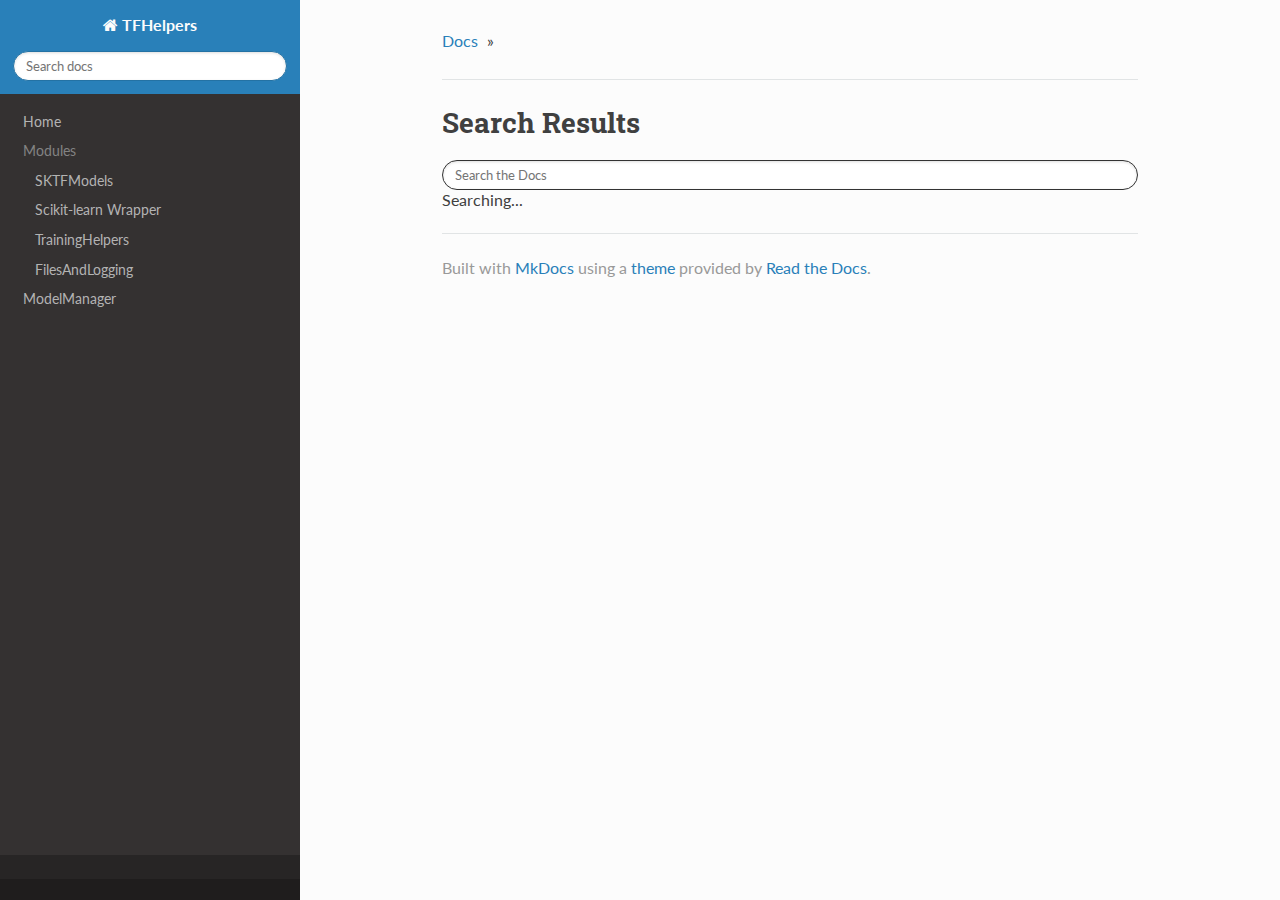
<file: search.html>
<!DOCTYPE html>
<!--[if IE 8]><html class="no-js lt-ie9" lang="en" > <![endif]-->
<!--[if gt IE 8]><!--> <html class="no-js" lang="en" > <!--<![endif]-->
<head>
  <meta charset="utf-8">
  <meta http-equiv="X-UA-Compatible" content="IE=edge">
  <meta name="viewport" content="width=device-width, initial-scale=1.0">
  
  
  <link rel="shortcut icon" href="./img/favicon.ico">
  <title>TFHelpers</title>
  <link href='https://fonts.googleapis.com/css?family=Lato:400,700|Roboto+Slab:400,700|Inconsolata:400,700' rel='stylesheet' type='text/css'>

  <link rel="stylesheet" href="./css/theme.css" type="text/css" />
  <link rel="stylesheet" href="./css/theme_extra.css" type="text/css" />
  <link rel="stylesheet" href="./css/highlight.css">
  
  <script src="./js/jquery-2.1.1.min.js"></script>
  <script src="./js/modernizr-2.8.3.min.js"></script>
  <script type="text/javascript" src="./js/highlight.pack.js"></script> 
  
</head>

<body class="wy-body-for-nav" role="document">

  <div class="wy-grid-for-nav">

    
    <nav data-toggle="wy-nav-shift" class="wy-nav-side stickynav">
      <div class="wy-side-nav-search">
        <a href="." class="icon icon-home"> TFHelpers</a>
        <div role="search">
  <form id ="rtd-search-form" class="wy-form" action="./search.html" method="get">
    <input type="text" name="q" placeholder="Search docs" />
  </form>
</div>
      </div>

      <div class="wy-menu wy-menu-vertical" data-spy="affix" role="navigation" aria-label="main navigation">
	<ul class="current">
	  
          
            <li class="toctree-l1">
		
    <a class="" href=".">Home</a>
	    </li>
          
            <li class="toctree-l1">
		
    <span class="caption-text">Modules</span>
    <ul class="subnav">
                <li class="">
                    
    <a class="" href="SKTFModels/">SKTFModels</a>
                </li>
                <li class="">
                    
    <a class="" href="ScikitLearnWrapper/">Scikit-learn Wrapper</a>
                </li>
                <li class="">
                    
    <a class="" href="TrainingHelpers/">TrainingHelpers</a>
                </li>
                <li class="">
                    
    <a class="" href="FilesAndLogging/">FilesAndLogging</a>
                </li>
    </ul>
	    </li>
          
            <li class="toctree-l1">
		
    <a class="" href="ModelManager/">ModelManager</a>
	    </li>
          
        </ul>
      </div>
      &nbsp;
    </nav>

    <section data-toggle="wy-nav-shift" class="wy-nav-content-wrap">

      
      <nav class="wy-nav-top" role="navigation" aria-label="top navigation">
        <i data-toggle="wy-nav-top" class="fa fa-bars"></i>
        <a href=".">TFHelpers</a>
      </nav>

      
      <div class="wy-nav-content">
        <div class="rst-content">
          <div role="navigation" aria-label="breadcrumbs navigation">
  <ul class="wy-breadcrumbs">
    <li><a href=".">Docs</a> &raquo;</li>
    
    
    <li class="wy-breadcrumbs-aside">
      
    </li>
  </ul>
  <hr/>
</div>
          <div role="main">
            <div class="section">
              

  <h1 id="search">Search Results</h1>

  <form id="content_search" action="search.html">
    <span role="status" aria-live="polite" class="ui-helper-hidden-accessible"></span>
    <input name="q" id="mkdocs-search-query" type="text" class="search_input search-query ui-autocomplete-input" placeholder="Search the Docs" autocomplete="off" autofocus>
  </form>

  <div id="mkdocs-search-results" class="search-results">
    Searching...
  </div>


            </div>
          </div>
          <footer>
  

  <hr/>

  <div role="contentinfo">
    <!-- Copyright etc -->
    
  </div>

  Built with <a href="http://www.mkdocs.org">MkDocs</a> using a <a href="https://github.com/snide/sphinx_rtd_theme">theme</a> provided by <a href="https://readthedocs.org">Read the Docs</a>.
</footer>
      
        </div>
      </div>

    </section>

  </div>

  <div class="rst-versions" role="note" style="cursor: pointer">
    <span class="rst-current-version" data-toggle="rst-current-version">
      
      
      
    </span>
</div>
    <script>var base_url = '.';</script>
    <script src="./js/theme.js"></script>
      <script src="./search/require.js"></script>
      <script src="./search/search.js"></script>

</body>
</html>
</file>
<file: css/theme.css>
/*
 * This file is copied from the upstream ReadTheDocs Sphinx
 * theme. To aid upgradability this file should *not* be edited.
 * modifications we need should be included in theme_extra.css.
 *
 * https://github.com/rtfd/readthedocs.org/blob/master/readthedocs/core/static/core/css/theme.css
 */

*{-webkit-box-sizing:border-box;-moz-box-sizing:border-box;box-sizing:border-box}article,aside,details,figcaption,figure,footer,header,hgroup,nav,section{display:block}audio,canvas,video{display:inline-block;*display:inline;*zoom:1}audio:not([controls]){display:none}[hidden]{display:none}*{-webkit-box-sizing:border-box;-moz-box-sizing:border-box;box-sizing:border-box}html{font-size:100%;-webkit-text-size-adjust:100%;-ms-text-size-adjust:100%}body{margin:0}a:hover,a:active{outline:0}abbr[title]{border-bottom:1px dotted}b,strong{font-weight:bold}blockquote{margin:0}dfn{font-style:italic}ins{background:#ff9;color:#000;text-decoration:none}mark{background:#ff0;color:#000;font-style:italic;font-weight:bold}pre,code,.rst-content tt,kbd,samp{font-family:monospace,serif;_font-family:"courier new",monospace;font-size:1em}pre{white-space:pre}q{quotes:none}q:before,q:after{content:"";content:none}small{font-size:85%}sub,sup{font-size:75%;line-height:0;position:relative;vertical-align:baseline}sup{top:-0.5em}sub{bottom:-0.25em}ul,ol,dl{margin:0;padding:0;list-style:none;list-style-image:none}li{list-style:none}dd{margin:0}img{border:0;-ms-interpolation-mode:bicubic;vertical-align:middle;max-width:100%}svg:not(:root){overflow:hidden}figure{margin:0}form{margin:0}fieldset{border:0;margin:0;padding:0}label{cursor:pointer}legend{border:0;*margin-left:-7px;padding:0;white-space:normal}button,input,select,textarea{font-size:100%;margin:0;vertical-align:baseline;*vertical-align:middle}button,input{line-height:normal}button,input[type="button"],input[type="reset"],input[type="submit"]{cursor:pointer;-webkit-appearance:button;*overflow:visible}button[disabled],input[disabled]{cursor:default}input[type="checkbox"],input[type="radio"]{box-sizing:border-box;padding:0;*width:13px;*height:13px}input[type="search"]{-webkit-appearance:textfield;-moz-box-sizing:content-box;-webkit-box-sizing:content-box;box-sizing:content-box}input[type="search"]::-webkit-search-decoration,input[type="search"]::-webkit-search-cancel-button{-webkit-appearance:none}button::-moz-focus-inner,input::-moz-focus-inner{border:0;padding:0}textarea{overflow:auto;vertical-align:top;resize:vertical}table{border-collapse:collapse;border-spacing:0}td{vertical-align:top}.chromeframe{margin:0.2em 0;background:#ccc;color:#000;padding:0.2em 0}.ir{display:block;border:0;text-indent:-999em;overflow:hidden;background-color:transparent;background-repeat:no-repeat;text-align:left;direction:ltr;*line-height:0}.ir br{display:none}.hidden{display:none !important;visibility:hidden}.visuallyhidden{border:0;clip:rect(0 0 0 0);height:1px;margin:-1px;overflow:hidden;padding:0;position:absolute;width:1px}.visuallyhidden.focusable:active,.visuallyhidden.focusable:focus{clip:auto;height:auto;margin:0;overflow:visible;position:static;width:auto}.invisible{visibility:hidden}.relative{position:relative}big,small{font-size:100%}@media print{html,body,section{background:none !important}*{box-shadow:none !important;text-shadow:none !important;filter:none !important;-ms-filter:none !important}a,a:visited{text-decoration:underline}.ir a:after,a[href^="javascript:"]:after,a[href^="#"]:after{content:""}pre,blockquote{page-break-inside:avoid}thead{display:table-header-group}tr,img{page-break-inside:avoid}img{max-width:100% !important}@page{margin:0.5cm}p,h2,h3{orphans:3;widows:3}h2,h3{page-break-after:avoid}}.fa:before,.rst-content .admonition-title:before,.rst-content h1 .headerlink:before,.rst-content h2 .headerlink:before,.rst-content h3 .headerlink:before,.rst-content h4 .headerlink:before,.rst-content h5 .headerlink:before,.rst-content h6 .headerlink:before,.rst-content dl dt .headerlink:before,.icon:before,.wy-dropdown .caret:before,.wy-inline-validate.wy-inline-validate-success .wy-input-context:before,.wy-inline-validate.wy-inline-validate-danger .wy-input-context:before,.wy-inline-validate.wy-inline-validate-warning .wy-input-context:before,.wy-inline-validate.wy-inline-validate-info .wy-input-context:before,.wy-alert,.rst-content .note,.rst-content .attention,.rst-content .caution,.rst-content .danger,.rst-content .error,.rst-content .hint,.rst-content .important,.rst-content .tip,.rst-content .warning,.rst-content .seealso,.rst-content .admonition-todo,.btn,input[type="text"],input[type="password"],input[type="email"],input[type="url"],input[type="date"],input[type="month"],input[type="time"],input[type="datetime"],input[type="datetime-local"],input[type="week"],input[type="number"],input[type="search"],input[type="tel"],input[type="color"],select,textarea,.wy-menu-vertical li.on a,.wy-menu-vertical li.current>a,.wy-side-nav-search>a,.wy-side-nav-search .wy-dropdown>a,.wy-nav-top a{-webkit-font-smoothing:antialiased}.clearfix{*zoom:1}.clearfix:before,.clearfix:after{display:table;content:""}.clearfix:after{clear:both}/*!
 *  Font Awesome 4.1.0 by @davegandy - http://fontawesome.io - @fontawesome
 *  License - http://fontawesome.io/license (Font: SIL OFL 1.1, CSS: MIT License)
 */@font-face{font-family:'FontAwesome';src:url("../fonts/fontawesome-webfont.eot?v=4.1.0");src:url("../fonts/fontawesome-webfont.eot?#iefix&v=4.1.0") format("embedded-opentype"),url("../fonts/fontawesome-webfont.woff?v=4.1.0") format("woff"),url("../fonts/fontawesome-webfont.ttf?v=4.1.0") format("truetype"),url("../fonts/fontawesome-webfont.svg?v=4.1.0#fontawesomeregular") format("svg");font-weight:normal;font-style:normal}.fa,.rst-content .admonition-title,.rst-content h1 .headerlink,.rst-content h2 .headerlink,.rst-content h3 .headerlink,.rst-content h4 .headerlink,.rst-content h5 .headerlink,.rst-content h6 .headerlink,.rst-content dl dt .headerlink,.icon{display:inline-block;font-family:FontAwesome;font-style:normal;font-weight:normal;line-height:1;-webkit-font-smoothing:antialiased;-moz-osx-font-smoothing:grayscale}.fa-lg{font-size:1.33333em;line-height:0.75em;vertical-align:-15%}.fa-2x{font-size:2em}.fa-3x{font-size:3em}.fa-4x{font-size:4em}.fa-5x{font-size:5em}.fa-fw{width:1.28571em;text-align:center}.fa-ul{padding-left:0;margin-left:2.14286em;list-style-type:none}.fa-ul>li{position:relative}.fa-li{position:absolute;left:-2.14286em;width:2.14286em;top:0.14286em;text-align:center}.fa-li.fa-lg{left:-1.85714em}.fa-border{padding:.2em .25em .15em;border:solid 0.08em #eee;border-radius:.1em}.pull-right{float:right}.pull-left{float:left}.fa.pull-left,.rst-content .pull-left.admonition-title,.rst-content h1 .pull-left.headerlink,.rst-content h2 .pull-left.headerlink,.rst-content h3 .pull-left.headerlink,.rst-content h4 .pull-left.headerlink,.rst-content h5 .pull-left.headerlink,.rst-content h6 .pull-left.headerlink,.rst-content dl dt .pull-left.headerlink,.pull-left.icon{margin-right:.3em}.fa.pull-right,.rst-content .pull-right.admonition-title,.rst-content h1 .pull-right.headerlink,.rst-content h2 .pull-right.headerlink,.rst-content h3 .pull-right.headerlink,.rst-content h4 .pull-right.headerlink,.rst-content h5 .pull-right.headerlink,.rst-content h6 .pull-right.headerlink,.rst-content dl dt .pull-right.headerlink,.pull-right.icon{margin-left:.3em}.fa-spin{-webkit-animation:spin 2s infinite linear;-moz-animation:spin 2s infinite linear;-o-animation:spin 2s infinite linear;animation:spin 2s infinite linear}@-moz-keyframes spin{0%{-moz-transform:rotate(0deg)}100%{-moz-transform:rotate(359deg)}}@-webkit-keyframes spin{0%{-webkit-transform:rotate(0deg)}100%{-webkit-transform:rotate(359deg)}}@-o-keyframes spin{0%{-o-transform:rotate(0deg)}100%{-o-transform:rotate(359deg)}}@keyframes spin{0%{-webkit-transform:rotate(0deg);transform:rotate(0deg)}100%{-webkit-transform:rotate(359deg);transform:rotate(359deg)}}.fa-rotate-90{filter:progid:DXImageTransform.Microsoft.BasicImage(rotation=1);-webkit-transform:rotate(90deg);-moz-transform:rotate(90deg);-ms-transform:rotate(90deg);-o-transform:rotate(90deg);transform:rotate(90deg)}.fa-rotate-180{filter:progid:DXImageTransform.Microsoft.BasicImage(rotation=2);-webkit-transform:rotate(180deg);-moz-transform:rotate(180deg);-ms-transform:rotate(180deg);-o-transform:rotate(180deg);transform:rotate(180deg)}.fa-rotate-270{filter:progid:DXImageTransform.Microsoft.BasicImage(rotation=3);-webkit-transform:rotate(270deg);-moz-transform:rotate(270deg);-ms-transform:rotate(270deg);-o-transform:rotate(270deg);transform:rotate(270deg)}.fa-flip-horizontal{filter:progid:DXImageTransform.Microsoft.BasicImage(rotation=0);-webkit-transform:scale(-1, 1);-moz-transform:scale(-1, 1);-ms-transform:scale(-1, 1);-o-transform:scale(-1, 1);transform:scale(-1, 1)}.fa-flip-vertical{filter:progid:DXImageTransform.Microsoft.BasicImage(rotation=2);-webkit-transform:scale(1, -1);-moz-transform:scale(1, -1);-ms-transform:scale(1, -1);-o-transform:scale(1, -1);transform:scale(1, -1)}.fa-stack{position:relative;display:inline-block;width:2em;height:2em;line-height:2em;vertical-align:middle}.fa-stack-1x,.fa-stack-2x{position:absolute;left:0;width:100%;text-align:center}.fa-stack-1x{line-height:inherit}.fa-stack-2x{font-size:2em}.fa-inverse{color:#fff}.fa-glass:before{content:""}.fa-music:before{content:""}.fa-search:before,.icon-search:before{content:""}.fa-envelope-o:before{content:""}.fa-heart:before{content:""}.fa-star:before{content:""}.fa-star-o:before{content:""}.fa-user:before{content:""}.fa-film:before{content:""}.fa-th-large:before{content:""}.fa-th:before{content:""}.fa-th-list:before{content:""}.fa-check:before{content:""}.fa-times:before{content:""}.fa-search-plus:before{content:""}.fa-search-minus:before{content:""}.fa-power-off:before{content:""}.fa-signal:before{content:""}.fa-gear:before,.fa-cog:before{content:""}.fa-trash-o:before{content:""}.fa-home:before,.icon-home:before{content:""}.fa-file-o:before{content:""}.fa-clock-o:before{content:""}.fa-road:before{content:""}.fa-download:before{content:""}.fa-arrow-circle-o-down:before{content:""}.fa-arrow-circle-o-up:before{content:""}.fa-inbox:before{content:""}.fa-play-circle-o:before{content:""}.fa-rotate-right:before,.fa-repeat:before{content:""}.fa-refresh:before{content:""}.fa-list-alt:before{content:""}.fa-lock:before{content:""}.fa-flag:before{content:""}.fa-headphones:before{content:""}.fa-volume-off:before{content:""}.fa-volume-down:before{content:""}.fa-volume-up:before{content:""}.fa-qrcode:before{content:""}.fa-barcode:before{content:""}.fa-tag:before{content:""}.fa-tags:before{content:""}.fa-book:before,.icon-book:before{content:""}.fa-bookmark:before{content:""}.fa-print:before{content:""}.fa-camera:before{content:""}.fa-font:before{content:""}.fa-bold:before{content:""}.fa-italic:before{content:""}.fa-text-height:before{content:""}.fa-text-width:before{content:""}.fa-align-left:before{content:""}.fa-align-center:before{content:""}.fa-align-right:before{content:""}.fa-align-justify:before{content:""}.fa-list:before{content:""}.fa-dedent:before,.fa-outdent:before{content:""}.fa-indent:before{content:""}.fa-video-camera:before{content:""}.fa-photo:before,.fa-image:before,.fa-picture-o:before{content:""}.fa-pencil:before{content:""}.fa-map-marker:before{content:""}.fa-adjust:before{content:""}.fa-tint:before{content:""}.fa-edit:before,.fa-pencil-square-o:before{content:""}.fa-share-square-o:before{content:""}.fa-check-square-o:before{content:""}.fa-arrows:before{content:""}.fa-step-backward:before{content:""}.fa-fast-backward:before{content:""}.fa-backward:before{content:""}.fa-play:before{content:""}.fa-pause:before{content:""}.fa-stop:before{content:""}.fa-forward:before{content:""}.fa-fast-forward:before{content:""}.fa-step-forward:before{content:""}.fa-eject:before{content:""}.fa-chevron-left:before{content:""}.fa-chevron-right:before{content:""}.fa-plus-circle:before{content:""}.fa-minus-circle:before{content:""}.fa-times-circle:before,.wy-inline-validate.wy-inline-validate-danger .wy-input-context:before{content:""}.fa-check-circle:before,.wy-inline-validate.wy-inline-validate-success .wy-input-context:before{content:""}.fa-question-circle:before{content:""}.fa-info-circle:before{content:""}.fa-crosshairs:before{content:""}.fa-times-circle-o:before{content:""}.fa-check-circle-o:before{content:""}.fa-ban:before{content:""}.fa-arrow-left:before{content:""}.fa-arrow-right:before{content:""}.fa-arrow-up:before{content:""}.fa-arrow-down:before{content:""}.fa-mail-forward:before,.fa-share:before{content:""}.fa-expand:before{content:""}.fa-compress:before{content:""}.fa-plus:before{content:""}.fa-minus:before{content:""}.fa-asterisk:before{content:""}.fa-exclamation-circle:before,.wy-inline-validate.wy-inline-validate-warning .wy-input-context:before,.wy-inline-validate.wy-inline-validate-info .wy-input-context:before,.rst-content .admonition-title:before{content:""}.fa-gift:before{content:""}.fa-leaf:before{content:""}.fa-fire:before,.icon-fire:before{content:""}.fa-eye:before{content:""}.fa-eye-slash:before{content:""}.fa-warning:before,.fa-exclamation-triangle:before{content:""}.fa-plane:before{content:""}.fa-calendar:before{content:""}.fa-random:before{content:""}.fa-comment:before{content:""}.fa-magnet:before{content:""}.fa-chevron-up:before{content:""}.fa-chevron-down:before{content:""}.fa-retweet:before{content:""}.fa-shopping-cart:before{content:""}.fa-folder:before{content:""}.fa-folder-open:before{content:""}.fa-arrows-v:before{content:""}.fa-arrows-h:before{content:""}.fa-bar-chart-o:before{content:""}.fa-twitter-square:before{content:""}.fa-facebook-square:before{content:""}.fa-camera-retro:before{content:""}.fa-key:before{content:""}.fa-gears:before,.fa-cogs:before{content:""}.fa-comments:before{content:""}.fa-thumbs-o-up:before{content:""}.fa-thumbs-o-down:before{content:""}.fa-star-half:before{content:""}.fa-heart-o:before{content:""}.fa-sign-out:before{content:""}.fa-linkedin-square:before{content:""}.fa-thumb-tack:before{content:""}.fa-external-link:before{content:""}.fa-sign-in:before{content:""}.fa-trophy:before{content:""}.fa-github-square:before{content:""}.fa-upload:before{content:""}.fa-lemon-o:before{content:""}.fa-phone:before{content:""}.fa-square-o:before{content:""}.fa-bookmark-o:before{content:""}.fa-phone-square:before{content:""}.fa-twitter:before{content:""}.fa-facebook:before{content:""}.fa-github:before,.icon-github:before{content:""}.fa-unlock:before{content:""}.fa-credit-card:before{content:""}.fa-rss:before{content:""}.fa-hdd-o:before{content:""}.fa-bullhorn:before{content:""}.fa-bell:before{content:""}.fa-certificate:before{content:""}.fa-hand-o-right:before{content:""}.fa-hand-o-left:before{content:""}.fa-hand-o-up:before{content:""}.fa-hand-o-down:before{content:""}.fa-arrow-circle-left:before,.icon-circle-arrow-left:before{content:""}.fa-arrow-circle-right:before,.icon-circle-arrow-right:before{content:""}.fa-arrow-circle-up:before{content:""}.fa-arrow-circle-down:before{content:""}.fa-globe:before{content:""}.fa-wrench:before{content:""}.fa-tasks:before{content:""}.fa-filter:before{content:""}.fa-briefcase:before{content:""}.fa-arrows-alt:before{content:""}.fa-group:before,.fa-users:before{content:""}.fa-chain:before,.fa-link:before,.icon-link:before{content:""}.fa-cloud:before{content:""}.fa-flask:before{content:""}.fa-cut:before,.fa-scissors:before{content:""}.fa-copy:before,.fa-files-o:before{content:""}.fa-paperclip:before{content:""}.fa-save:before,.fa-floppy-o:before{content:""}.fa-square:before{content:""}.fa-navicon:before,.fa-reorder:before,.fa-bars:before{content:""}.fa-list-ul:before{content:""}.fa-list-ol:before{content:""}.fa-strikethrough:before{content:""}.fa-underline:before{content:""}.fa-table:before{content:""}.fa-magic:before{content:""}.fa-truck:before{content:""}.fa-pinterest:before{content:""}.fa-pinterest-square:before{content:""}.fa-google-plus-square:before{content:""}.fa-google-plus:before{content:""}.fa-money:before{content:""}.fa-caret-down:before,.wy-dropdown .caret:before,.icon-caret-down:before{content:""}.fa-caret-up:before{content:""}.fa-caret-left:before{content:""}.fa-caret-right:before{content:""}.fa-columns:before{content:""}.fa-unsorted:before,.fa-sort:before{content:""}.fa-sort-down:before,.fa-sort-desc:before{content:""}.fa-sort-up:before,.fa-sort-asc:before{content:""}.fa-envelope:before{content:""}.fa-linkedin:before{content:""}.fa-rotate-left:before,.fa-undo:before{content:""}.fa-legal:before,.fa-gavel:before{content:""}.fa-dashboard:before,.fa-tachometer:before{content:""}.fa-comment-o:before{content:""}.fa-comments-o:before{content:""}.fa-flash:before,.fa-bolt:before{content:""}.fa-sitemap:before{content:""}.fa-umbrella:before{content:""}.fa-paste:before,.fa-clipboard:before{content:""}.fa-lightbulb-o:before{content:""}.fa-exchange:before{content:""}.fa-cloud-download:before{content:""}.fa-cloud-upload:before{content:""}.fa-user-md:before{content:""}.fa-stethoscope:before{content:""}.fa-suitcase:before{content:""}.fa-bell-o:before{content:""}.fa-coffee:before{content:""}.fa-cutlery:before{content:""}.fa-file-text-o:before{content:""}.fa-building-o:before{content:""}.fa-hospital-o:before{content:""}.fa-ambulance:before{content:""}.fa-medkit:before{content:""}.fa-fighter-jet:before{content:""}.fa-beer:before{content:""}.fa-h-square:before{content:""}.fa-plus-square:before{content:""}.fa-angle-double-left:before{content:""}.fa-angle-double-right:before{content:""}.fa-angle-double-up:before{content:""}.fa-angle-double-down:before{content:""}.fa-angle-left:before{content:""}.fa-angle-right:before{content:""}.fa-angle-up:before{content:""}.fa-angle-down:before{content:""}.fa-desktop:before{content:""}.fa-laptop:before{content:""}.fa-tablet:before{content:""}.fa-mobile-phone:before,.fa-mobile:before{content:""}.fa-circle-o:before{content:""}.fa-quote-left:before{content:""}.fa-quote-right:before{content:""}.fa-spinner:before{content:""}.fa-circle:before{content:""}.fa-mail-reply:before,.fa-reply:before{content:""}.fa-github-alt:before{content:""}.fa-folder-o:before{content:""}.fa-folder-open-o:before{content:""}.fa-smile-o:before{content:""}.fa-frown-o:before{content:""}.fa-meh-o:before{content:""}.fa-gamepad:before{content:""}.fa-keyboard-o:before{content:""}.fa-flag-o:before{content:""}.fa-flag-checkered:before{content:""}.fa-terminal:before{content:""}.fa-code:before{content:""}.fa-mail-reply-all:before,.fa-reply-all:before{content:""}.fa-star-half-empty:before,.fa-star-half-full:before,.fa-star-half-o:before{content:""}.fa-location-arrow:before{content:""}.fa-crop:before{content:""}.fa-code-fork:before{content:""}.fa-unlink:before,.fa-chain-broken:before{content:""}.fa-question:before{content:""}.fa-info:before{content:""}.fa-exclamation:before{content:""}.fa-superscript:before{content:""}.fa-subscript:before{content:""}.fa-eraser:before{content:""}.fa-puzzle-piece:before{content:""}.fa-microphone:before{content:""}.fa-microphone-slash:before{content:""}.fa-shield:before{content:""}.fa-calendar-o:before{content:""}.fa-fire-extinguisher:before{content:""}.fa-rocket:before{content:""}.fa-maxcdn:before{content:""}.fa-chevron-circle-left:before{content:""}.fa-chevron-circle-right:before{content:""}.fa-chevron-circle-up:before{content:""}.fa-chevron-circle-down:before{content:""}.fa-html5:before{content:""}.fa-css3:before{content:""}.fa-anchor:before{content:""}.fa-unlock-alt:before{content:""}.fa-bullseye:before{content:""}.fa-ellipsis-h:before{content:""}.fa-ellipsis-v:before{content:""}.fa-rss-square:before{content:""}.fa-play-circle:before{content:""}.fa-ticket:before{content:""}.fa-minus-square:before{content:""}.fa-minus-square-o:before{content:""}.fa-level-up:before{content:""}.fa-level-down:before{content:""}.fa-check-square:before{content:""}.fa-pencil-square:before{content:""}.fa-external-link-square:before{content:""}.fa-share-square:before{content:""}.fa-compass:before{content:""}.fa-toggle-down:before,.fa-caret-square-o-down:before{content:""}.fa-toggle-up:before,.fa-caret-square-o-up:before{content:""}.fa-toggle-right:before,.fa-caret-square-o-right:before{content:""}.fa-euro:before,.fa-eur:before{content:""}.fa-gbp:before{content:""}.fa-dollar:before,.fa-usd:before{content:""}.fa-rupee:before,.fa-inr:before{content:""}.fa-cny:before,.fa-rmb:before,.fa-yen:before,.fa-jpy:before{content:""}.fa-ruble:before,.fa-rouble:before,.fa-rub:before{content:""}.fa-won:before,.fa-krw:before{content:""}.fa-bitcoin:before,.fa-btc:before{content:""}.fa-file:before{content:""}.fa-file-text:before{content:""}.fa-sort-alpha-asc:before{content:""}.fa-sort-alpha-desc:before{content:""}.fa-sort-amount-asc:before{content:""}.fa-sort-amount-desc:before{content:""}.fa-sort-numeric-asc:before{content:""}.fa-sort-numeric-desc:before{content:""}.fa-thumbs-up:before{content:""}.fa-thumbs-down:before{content:""}.fa-youtube-square:before{content:""}.fa-youtube:before{content:""}.fa-xing:before{content:""}.fa-xing-square:before{content:""}.fa-youtube-play:before{content:""}.fa-dropbox:before{content:""}.fa-stack-overflow:before{content:""}.fa-instagram:before{content:""}.fa-flickr:before{content:""}.fa-adn:before{content:""}.fa-bitbucket:before,.icon-bitbucket:before{content:""}.fa-bitbucket-square:before{content:""}.fa-tumblr:before{content:""}.fa-tumblr-square:before{content:""}.fa-long-arrow-down:before{content:""}.fa-long-arrow-up:before{content:""}.fa-long-arrow-left:before{content:""}.fa-long-arrow-right:before{content:""}.fa-apple:before{content:""}.fa-windows:before{content:""}.fa-android:before{content:""}.fa-linux:before{content:""}.fa-dribbble:before{content:""}.fa-skype:before{content:""}.fa-foursquare:before{content:""}.fa-trello:before{content:""}.fa-female:before{content:""}.fa-male:before{content:""}.fa-gittip:before{content:""}.fa-sun-o:before{content:""}.fa-moon-o:before{content:""}.fa-archive:before{content:""}.fa-bug:before{content:""}.fa-vk:before{content:""}.fa-weibo:before{content:""}.fa-renren:before{content:""}.fa-pagelines:before{content:""}.fa-stack-exchange:before{content:""}.fa-arrow-circle-o-right:before{content:""}.fa-arrow-circle-o-left:before{content:""}.fa-toggle-left:before,.fa-caret-square-o-left:before{content:""}.fa-dot-circle-o:before{content:""}.fa-wheelchair:before{content:""}.fa-vimeo-square:before{content:""}.fa-turkish-lira:before,.fa-try:before{content:""}.fa-plus-square-o:before{content:""}.fa-space-shuttle:before{content:""}.fa-slack:before{content:""}.fa-envelope-square:before{content:""}.fa-wordpress:before{content:""}.fa-openid:before{content:""}.fa-institution:before,.fa-bank:before,.fa-university:before{content:""}.fa-mortar-board:before,.fa-graduation-cap:before{content:""}.fa-yahoo:before{content:""}.fa-google:before{content:""}.fa-reddit:before{content:""}.fa-reddit-square:before{content:""}.fa-stumbleupon-circle:before{content:""}.fa-stumbleupon:before{content:""}.fa-delicious:before{content:""}.fa-digg:before{content:""}.fa-pied-piper-square:before,.fa-pied-piper:before{content:""}.fa-pied-piper-alt:before{content:""}.fa-drupal:before{content:""}.fa-joomla:before{content:""}.fa-language:before{content:""}.fa-fax:before{content:""}.fa-building:before{content:""}.fa-child:before{content:""}.fa-paw:before{content:""}.fa-spoon:before{content:""}.fa-cube:before{content:""}.fa-cubes:before{content:""}.fa-behance:before{content:""}.fa-behance-square:before{content:""}.fa-steam:before{content:""}.fa-steam-square:before{content:""}.fa-recycle:before{content:""}.fa-automobile:before,.fa-car:before{content:""}.fa-cab:before,.fa-taxi:before{content:""}.fa-tree:before{content:""}.fa-spotify:before{content:""}.fa-deviantart:before{content:""}.fa-soundcloud:before{content:""}.fa-database:before{content:""}.fa-file-pdf-o:before{content:""}.fa-file-word-o:before{content:""}.fa-file-excel-o:before{content:""}.fa-file-powerpoint-o:before{content:""}.fa-file-photo-o:before,.fa-file-picture-o:before,.fa-file-image-o:before{content:""}.fa-file-zip-o:before,.fa-file-archive-o:before{content:""}.fa-file-sound-o:before,.fa-file-audio-o:before{content:""}.fa-file-movie-o:before,.fa-file-video-o:before{content:""}.fa-file-code-o:before{content:""}.fa-vine:before{content:""}.fa-codepen:before{content:""}.fa-jsfiddle:before{content:""}.fa-life-bouy:before,.fa-life-saver:before,.fa-support:before,.fa-life-ring:before{content:""}.fa-circle-o-notch:before{content:""}.fa-ra:before,.fa-rebel:before{content:""}.fa-ge:before,.fa-empire:before{content:""}.fa-git-square:before{content:""}.fa-git:before{content:""}.fa-hacker-news:before{content:""}.fa-tencent-weibo:before{content:""}.fa-qq:before{content:""}.fa-wechat:before,.fa-weixin:before{content:""}.fa-send:before,.fa-paper-plane:before{content:""}.fa-send-o:before,.fa-paper-plane-o:before{content:""}.fa-history:before{content:""}.fa-circle-thin:before{content:""}.fa-header:before{content:""}.fa-paragraph:before{content:""}.fa-sliders:before{content:""}.fa-share-alt:before{content:""}.fa-share-alt-square:before{content:""}.fa-bomb:before{content:""}.fa,.rst-content .admonition-title,.rst-content h1 .headerlink,.rst-content h2 .headerlink,.rst-content h3 .headerlink,.rst-content h4 .headerlink,.rst-content h5 .headerlink,.rst-content h6 .headerlink,.rst-content dl dt .headerlink,.icon,.wy-dropdown .caret,.wy-inline-validate.wy-inline-validate-success .wy-input-context,.wy-inline-validate.wy-inline-validate-danger .wy-input-context,.wy-inline-validate.wy-inline-validate-warning .wy-input-context,.wy-inline-validate.wy-inline-validate-info .wy-input-context{font-family:inherit}.fa:before,.rst-content .admonition-title:before,.rst-content h1 .headerlink:before,.rst-content h2 .headerlink:before,.rst-content h3 .headerlink:before,.rst-content h4 .headerlink:before,.rst-content h5 .headerlink:before,.rst-content h6 .headerlink:before,.rst-content dl dt .headerlink:before,.icon:before,.wy-dropdown .caret:before,.wy-inline-validate.wy-inline-validate-success .wy-input-context:before,.wy-inline-validate.wy-inline-validate-danger .wy-input-context:before,.wy-inline-validate.wy-inline-validate-warning .wy-input-context:before,.wy-inline-validate.wy-inline-validate-info .wy-input-context:before{font-family:"FontAwesome";display:inline-block;font-style:normal;font-weight:normal;line-height:1;text-decoration:inherit}a .fa,a .rst-content .admonition-title,.rst-content a .admonition-title,a .rst-content h1 .headerlink,.rst-content h1 a .headerlink,a .rst-content h2 .headerlink,.rst-content h2 a .headerlink,a .rst-content h3 .headerlink,.rst-content h3 a .headerlink,a .rst-content h4 .headerlink,.rst-content h4 a .headerlink,a .rst-content h5 .headerlink,.rst-content h5 a .headerlink,a .rst-content h6 .headerlink,.rst-content h6 a .headerlink,a .rst-content dl dt .headerlink,.rst-content dl dt a .headerlink,a .icon{display:inline-block;text-decoration:inherit}.btn .fa,.btn .rst-content .admonition-title,.rst-content .btn .admonition-title,.btn .rst-content h1 .headerlink,.rst-content h1 .btn .headerlink,.btn .rst-content h2 .headerlink,.rst-content h2 .btn .headerlink,.btn .rst-content h3 .headerlink,.rst-content h3 .btn .headerlink,.btn .rst-content h4 .headerlink,.rst-content h4 .btn .headerlink,.btn .rst-content h5 .headerlink,.rst-content h5 .btn .headerlink,.btn .rst-content h6 .headerlink,.rst-content h6 .btn .headerlink,.btn .rst-content dl dt .headerlink,.rst-content dl dt .btn .headerlink,.btn .icon,.nav .fa,.nav .rst-content .admonition-title,.rst-content .nav .admonition-title,.nav .rst-content h1 .headerlink,.rst-content h1 .nav .headerlink,.nav .rst-content h2 .headerlink,.rst-content h2 .nav .headerlink,.nav .rst-content h3 .headerlink,.rst-content h3 .nav .headerlink,.nav .rst-content h4 .headerlink,.rst-content h4 .nav .headerlink,.nav .rst-content h5 .headerlink,.rst-content h5 .nav .headerlink,.nav .rst-content h6 .headerlink,.rst-content h6 .nav .headerlink,.nav .rst-content dl dt .headerlink,.rst-content dl dt .nav .headerlink,.nav .icon{display:inline}.btn .fa.fa-large,.btn .rst-content .fa-large.admonition-title,.rst-content .btn .fa-large.admonition-title,.btn .rst-content h1 .fa-large.headerlink,.rst-content h1 .btn .fa-large.headerlink,.btn .rst-content h2 .fa-large.headerlink,.rst-content h2 .btn .fa-large.headerlink,.btn .rst-content h3 .fa-large.headerlink,.rst-content h3 .btn .fa-large.headerlink,.btn .rst-content h4 .fa-large.headerlink,.rst-content h4 .btn .fa-large.headerlink,.btn .rst-content h5 .fa-large.headerlink,.rst-content h5 .btn .fa-large.headerlink,.btn .rst-content h6 .fa-large.headerlink,.rst-content h6 .btn .fa-large.headerlink,.btn .rst-content dl dt .fa-large.headerlink,.rst-content dl dt .btn .fa-large.headerlink,.btn .fa-large.icon,.nav .fa.fa-large,.nav .rst-content .fa-large.admonition-title,.rst-content .nav .fa-large.admonition-title,.nav .rst-content h1 .fa-large.headerlink,.rst-content h1 .nav .fa-large.headerlink,.nav .rst-content h2 .fa-large.headerlink,.rst-content h2 .nav .fa-large.headerlink,.nav .rst-content h3 .fa-large.headerlink,.rst-content h3 .nav .fa-large.headerlink,.nav .rst-content h4 .fa-large.headerlink,.rst-content h4 .nav .fa-large.headerlink,.nav .rst-content h5 .fa-large.headerlink,.rst-content h5 .nav .fa-large.headerlink,.nav .rst-content h6 .fa-large.headerlink,.rst-content h6 .nav .fa-large.headerlink,.nav .rst-content dl dt .fa-large.headerlink,.rst-content dl dt .nav .fa-large.headerlink,.nav .fa-large.icon{line-height:0.9em}.btn .fa.fa-spin,.btn .rst-content .fa-spin.admonition-title,.rst-content .btn .fa-spin.admonition-title,.btn .rst-content h1 .fa-spin.headerlink,.rst-content h1 .btn .fa-spin.headerlink,.btn .rst-content h2 .fa-spin.headerlink,.rst-content h2 .btn .fa-spin.headerlink,.btn .rst-content h3 .fa-spin.headerlink,.rst-content h3 .btn .fa-spin.headerlink,.btn .rst-content h4 .fa-spin.headerlink,.rst-content h4 .btn .fa-spin.headerlink,.btn .rst-content h5 .fa-spin.headerlink,.rst-content h5 .btn .fa-spin.headerlink,.btn .rst-content h6 .fa-spin.headerlink,.rst-content h6 .btn .fa-spin.headerlink,.btn .rst-content dl dt .fa-spin.headerlink,.rst-content dl dt .btn .fa-spin.headerlink,.btn .fa-spin.icon,.nav .fa.fa-spin,.nav .rst-content .fa-spin.admonition-title,.rst-content .nav .fa-spin.admonition-title,.nav .rst-content h1 .fa-spin.headerlink,.rst-content h1 .nav .fa-spin.headerlink,.nav .rst-content h2 .fa-spin.headerlink,.rst-content h2 .nav .fa-spin.headerlink,.nav .rst-content h3 .fa-spin.headerlink,.rst-content h3 .nav .fa-spin.headerlink,.nav .rst-content h4 .fa-spin.headerlink,.rst-content h4 .nav .fa-spin.headerlink,.nav .rst-content h5 .fa-spin.headerlink,.rst-content h5 .nav .fa-spin.headerlink,.nav .rst-content h6 .fa-spin.headerlink,.rst-content h6 .nav .fa-spin.headerlink,.nav .rst-content dl dt .fa-spin.headerlink,.rst-content dl dt .nav .fa-spin.headerlink,.nav .fa-spin.icon{display:inline-block}.btn.fa:before,.rst-content .btn.admonition-title:before,.rst-content h1 .btn.headerlink:before,.rst-content h2 .btn.headerlink:before,.rst-content h3 .btn.headerlink:before,.rst-content h4 .btn.headerlink:before,.rst-content h5 .btn.headerlink:before,.rst-content h6 .btn.headerlink:before,.rst-content dl dt .btn.headerlink:before,.btn.icon:before{opacity:0.5;-webkit-transition:opacity 0.05s ease-in;-moz-transition:opacity 0.05s ease-in;transition:opacity 0.05s ease-in}.btn.fa:hover:before,.rst-content .btn.admonition-title:hover:before,.rst-content h1 .btn.headerlink:hover:before,.rst-content h2 .btn.headerlink:hover:before,.rst-content h3 .btn.headerlink:hover:before,.rst-content h4 .btn.headerlink:hover:before,.rst-content h5 .btn.headerlink:hover:before,.rst-content h6 .btn.headerlink:hover:before,.rst-content dl dt .btn.headerlink:hover:before,.btn.icon:hover:before{opacity:1}.btn-mini .fa:before,.btn-mini .rst-content .admonition-title:before,.rst-content .btn-mini .admonition-title:before,.btn-mini .rst-content h1 .headerlink:before,.rst-content h1 .btn-mini .headerlink:before,.btn-mini .rst-content h2 .headerlink:before,.rst-content h2 .btn-mini .headerlink:before,.btn-mini .rst-content h3 .headerlink:before,.rst-content h3 .btn-mini .headerlink:before,.btn-mini .rst-content h4 .headerlink:before,.rst-content h4 .btn-mini .headerlink:before,.btn-mini .rst-content h5 .headerlink:before,.rst-content h5 .btn-mini .headerlink:before,.btn-mini .rst-content h6 .headerlink:before,.rst-content h6 .btn-mini .headerlink:before,.btn-mini .rst-content dl dt .headerlink:before,.rst-content dl dt .btn-mini .headerlink:before,.btn-mini .icon:before{font-size:14px;vertical-align:-15%}.wy-alert,.rst-content .note,.rst-content .attention,.rst-content .caution,.rst-content .danger,.rst-content .error,.rst-content .hint,.rst-content .important,.rst-content .tip,.rst-content .warning,.rst-content .seealso,.rst-content .admonition-todo{padding:12px;line-height:24px;margin-bottom:24px;background:#e7f2fa}.wy-alert-title,.rst-content .admonition-title{color:#fff;font-weight:bold;display:block;color:#fff;background:#6ab0de;margin:-12px;padding:6px 12px;margin-bottom:12px}.wy-alert.wy-alert-danger,.rst-content .wy-alert-danger.note,.rst-content .wy-alert-danger.attention,.rst-content .wy-alert-danger.caution,.rst-content .danger,.rst-content .error,.rst-content .wy-alert-danger.hint,.rst-content .wy-alert-danger.important,.rst-content .wy-alert-danger.tip,.rst-content .wy-alert-danger.warning,.rst-content .wy-alert-danger.seealso,.rst-content .wy-alert-danger.admonition-todo{background:#fdf3f2}.wy-alert.wy-alert-danger .wy-alert-title,.rst-content .wy-alert-danger.note .wy-alert-title,.rst-content .wy-alert-danger.attention .wy-alert-title,.rst-content .wy-alert-danger.caution .wy-alert-title,.rst-content .danger .wy-alert-title,.rst-content .error .wy-alert-title,.rst-content .wy-alert-danger.hint .wy-alert-title,.rst-content .wy-alert-danger.important .wy-alert-title,.rst-content .wy-alert-danger.tip .wy-alert-title,.rst-content .wy-alert-danger.warning .wy-alert-title,.rst-content .wy-alert-danger.seealso .wy-alert-title,.rst-content .wy-alert-danger.admonition-todo .wy-alert-title,.wy-alert.wy-alert-danger .rst-content .admonition-title,.rst-content .wy-alert.wy-alert-danger .admonition-title,.rst-content .wy-alert-danger.note .admonition-title,.rst-content .wy-alert-danger.attention .admonition-title,.rst-content .wy-alert-danger.caution .admonition-title,.rst-content .danger .admonition-title,.rst-content .error .admonition-title,.rst-content .wy-alert-danger.hint .admonition-title,.rst-content .wy-alert-danger.important .admonition-title,.rst-content .wy-alert-danger.tip .admonition-title,.rst-content .wy-alert-danger.warning .admonition-title,.rst-content .wy-alert-danger.seealso .admonition-title,.rst-content .wy-alert-danger.admonition-todo .admonition-title{background:#f29f97}.wy-alert.wy-alert-warning,.rst-content .wy-alert-warning.note,.rst-content .attention,.rst-content .caution,.rst-content .wy-alert-warning.danger,.rst-content .wy-alert-warning.error,.rst-content .wy-alert-warning.hint,.rst-content .wy-alert-warning.important,.rst-content .wy-alert-warning.tip,.rst-content .warning,.rst-content .wy-alert-warning.seealso,.rst-content .admonition-todo{background:#ffedcc}.wy-alert.wy-alert-warning .wy-alert-title,.rst-content .wy-alert-warning.note .wy-alert-title,.rst-content .attention .wy-alert-title,.rst-content .caution .wy-alert-title,.rst-content .wy-alert-warning.danger .wy-alert-title,.rst-content .wy-alert-warning.error .wy-alert-title,.rst-content .wy-alert-warning.hint .wy-alert-title,.rst-content .wy-alert-warning.important .wy-alert-title,.rst-content .wy-alert-warning.tip .wy-alert-title,.rst-content .warning .wy-alert-title,.rst-content .wy-alert-warning.seealso .wy-alert-title,.rst-content .admonition-todo .wy-alert-title,.wy-alert.wy-alert-warning .rst-content .admonition-title,.rst-content .wy-alert.wy-alert-warning .admonition-title,.rst-content .wy-alert-warning.note .admonition-title,.rst-content .attention .admonition-title,.rst-content .caution .admonition-title,.rst-content .wy-alert-warning.danger .admonition-title,.rst-content .wy-alert-warning.error .admonition-title,.rst-content .wy-alert-warning.hint .admonition-title,.rst-content .wy-alert-warning.important .admonition-title,.rst-content .wy-alert-warning.tip .admonition-title,.rst-content .warning .admonition-title,.rst-content .wy-alert-warning.seealso .admonition-title,.rst-content .admonition-todo .admonition-title{background:#f0b37e}.wy-alert.wy-alert-info,.rst-content .note,.rst-content .wy-alert-info.attention,.rst-content .wy-alert-info.caution,.rst-content .wy-alert-info.danger,.rst-content .wy-alert-info.error,.rst-content .wy-alert-info.hint,.rst-content .wy-alert-info.important,.rst-content .wy-alert-info.tip,.rst-content .wy-alert-info.warning,.rst-content .seealso,.rst-content .wy-alert-info.admonition-todo{background:#e7f2fa}.wy-alert.wy-alert-info .wy-alert-title,.rst-content .note .wy-alert-title,.rst-content .wy-alert-info.attention .wy-alert-title,.rst-content .wy-alert-info.caution .wy-alert-title,.rst-content .wy-alert-info.danger .wy-alert-title,.rst-content .wy-alert-info.error .wy-alert-title,.rst-content .wy-alert-info.hint .wy-alert-title,.rst-content .wy-alert-info.important .wy-alert-title,.rst-content .wy-alert-info.tip .wy-alert-title,.rst-content .wy-alert-info.warning .wy-alert-title,.rst-content .seealso .wy-alert-title,.rst-content .wy-alert-info.admonition-todo .wy-alert-title,.wy-alert.wy-alert-info .rst-content .admonition-title,.rst-content .wy-alert.wy-alert-info .admonition-title,.rst-content .note .admonition-title,.rst-content .wy-alert-info.attention .admonition-title,.rst-content .wy-alert-info.caution .admonition-title,.rst-content .wy-alert-info.danger .admonition-title,.rst-content .wy-alert-info.error .admonition-title,.rst-content .wy-alert-info.hint .admonition-title,.rst-content .wy-alert-info.important .admonition-title,.rst-content .wy-alert-info.tip .admonition-title,.rst-content .wy-alert-info.warning .admonition-title,.rst-content .seealso .admonition-title,.rst-content .wy-alert-info.admonition-todo .admonition-title{background:#6ab0de}.wy-alert.wy-alert-success,.rst-content .wy-alert-success.note,.rst-content .wy-alert-success.attention,.rst-content .wy-alert-success.caution,.rst-content .wy-alert-success.danger,.rst-content .wy-alert-success.error,.rst-content .hint,.rst-content .important,.rst-content .tip,.rst-content .wy-alert-success.warning,.rst-content .wy-alert-success.seealso,.rst-content .wy-alert-success.admonition-todo{background:#dbfaf4}.wy-alert.wy-alert-success .wy-alert-title,.rst-content .wy-alert-success.note .wy-alert-title,.rst-content .wy-alert-success.attention .wy-alert-title,.rst-content .wy-alert-success.caution .wy-alert-title,.rst-content .wy-alert-success.danger .wy-alert-title,.rst-content .wy-alert-success.error .wy-alert-title,.rst-content .hint .wy-alert-title,.rst-content .important .wy-alert-title,.rst-content .tip .wy-alert-title,.rst-content .wy-alert-success.warning .wy-alert-title,.rst-content .wy-alert-success.seealso .wy-alert-title,.rst-content .wy-alert-success.admonition-todo .wy-alert-title,.wy-alert.wy-alert-success .rst-content .admonition-title,.rst-content .wy-alert.wy-alert-success .admonition-title,.rst-content .wy-alert-success.note .admonition-title,.rst-content .wy-alert-success.attention .admonition-title,.rst-content .wy-alert-success.caution .admonition-title,.rst-content .wy-alert-success.danger .admonition-title,.rst-content .wy-alert-success.error .admonition-title,.rst-content .hint .admonition-title,.rst-content .important .admonition-title,.rst-content .tip .admonition-title,.rst-content .wy-alert-success.warning .admonition-title,.rst-content .wy-alert-success.seealso .admonition-title,.rst-content .wy-alert-success.admonition-todo .admonition-title{background:#1abc9c}.wy-alert.wy-alert-neutral,.rst-content .wy-alert-neutral.note,.rst-content .wy-alert-neutral.attention,.rst-content .wy-alert-neutral.caution,.rst-content .wy-alert-neutral.danger,.rst-content .wy-alert-neutral.error,.rst-content .wy-alert-neutral.hint,.rst-content .wy-alert-neutral.important,.rst-content .wy-alert-neutral.tip,.rst-content .wy-alert-neutral.warning,.rst-content .wy-alert-neutral.seealso,.rst-content .wy-alert-neutral.admonition-todo{background:#f3f6f6}.wy-alert.wy-alert-neutral .wy-alert-title,.rst-content .wy-alert-neutral.note .wy-alert-title,.rst-content .wy-alert-neutral.attention .wy-alert-title,.rst-content .wy-alert-neutral.caution .wy-alert-title,.rst-content .wy-alert-neutral.danger .wy-alert-title,.rst-content .wy-alert-neutral.error .wy-alert-title,.rst-content .wy-alert-neutral.hint .wy-alert-title,.rst-content .wy-alert-neutral.important .wy-alert-title,.rst-content .wy-alert-neutral.tip .wy-alert-title,.rst-content .wy-alert-neutral.warning .wy-alert-title,.rst-content .wy-alert-neutral.seealso .wy-alert-title,.rst-content .wy-alert-neutral.admonition-todo .wy-alert-title,.wy-alert.wy-alert-neutral .rst-content .admonition-title,.rst-content .wy-alert.wy-alert-neutral .admonition-title,.rst-content .wy-alert-neutral.note .admonition-title,.rst-content .wy-alert-neutral.attention .admonition-title,.rst-content .wy-alert-neutral.caution .admonition-title,.rst-content .wy-alert-neutral.danger .admonition-title,.rst-content .wy-alert-neutral.error .admonition-title,.rst-content .wy-alert-neutral.hint .admonition-title,.rst-content .wy-alert-neutral.important .admonition-title,.rst-content .wy-alert-neutral.tip .admonition-title,.rst-content .wy-alert-neutral.warning .admonition-title,.rst-content .wy-alert-neutral.seealso .admonition-title,.rst-content .wy-alert-neutral.admonition-todo .admonition-title{color:#404040;background:#e1e4e5}.wy-alert.wy-alert-neutral a,.rst-content .wy-alert-neutral.note a,.rst-content .wy-alert-neutral.attention a,.rst-content .wy-alert-neutral.caution a,.rst-content .wy-alert-neutral.danger a,.rst-content .wy-alert-neutral.error a,.rst-content .wy-alert-neutral.hint a,.rst-content .wy-alert-neutral.important a,.rst-content .wy-alert-neutral.tip a,.rst-content .wy-alert-neutral.warning a,.rst-content .wy-alert-neutral.seealso a,.rst-content .wy-alert-neutral.admonition-todo a{color:#2980B9}.wy-alert p:last-child,.rst-content .note p:last-child,.rst-content .attention p:last-child,.rst-content .caution p:last-child,.rst-content .danger p:last-child,.rst-content .error p:last-child,.rst-content .hint p:last-child,.rst-content .important p:last-child,.rst-content .tip p:last-child,.rst-content .warning p:last-child,.rst-content .seealso p:last-child,.rst-content .admonition-todo p:last-child{margin-bottom:0}.wy-tray-container{position:fixed;bottom:0px;left:0;z-index:600}.wy-tray-container li{display:block;width:300px;background:transparent;color:#fff;text-align:center;box-shadow:0 5px 5px 0 rgba(0,0,0,0.1);padding:0 24px;min-width:20%;opacity:0;height:0;line-height:56px;overflow:hidden;-webkit-transition:all 0.3s ease-in;-moz-transition:all 0.3s ease-in;transition:all 0.3s ease-in}.wy-tray-container li.wy-tray-item-success{background:#27AE60}.wy-tray-container li.wy-tray-item-info{background:#2980B9}.wy-tray-container li.wy-tray-item-warning{background:#E67E22}.wy-tray-container li.wy-tray-item-danger{background:#E74C3C}.wy-tray-container li.on{opacity:1;height:56px}@media screen and (max-width: 768px){.wy-tray-container{bottom:auto;top:0;width:100%}.wy-tray-container li{width:100%}}button{font-size:100%;margin:0;vertical-align:baseline;*vertical-align:middle;cursor:pointer;line-height:normal;-webkit-appearance:button;*overflow:visible}button::-moz-focus-inner,input::-moz-focus-inner{border:0;padding:0}button[disabled]{cursor:default}.btn{display:inline-block;border-radius:2px;line-height:normal;white-space:nowrap;text-align:center;cursor:pointer;font-size:100%;padding:6px 12px 8px 12px;color:#fff;border:1px solid rgba(0,0,0,0.1);background-color:#27AE60;text-decoration:none;font-weight:normal;font-family:"Lato","proxima-nova","Helvetica Neue",Arial,sans-serif;box-shadow:0px 1px 2px -1px rgba(255,255,255,0.5) inset,0px -2px 0px 0px rgba(0,0,0,0.1) inset;outline-none:false;vertical-align:middle;*display:inline;zoom:1;-webkit-user-drag:none;-webkit-user-select:none;-moz-user-select:none;-ms-user-select:none;user-select:none;-webkit-transition:all 0.1s linear;-moz-transition:all 0.1s linear;transition:all 0.1s linear}.btn-hover{background:#2e8ece;color:#fff}.btn:hover{background:#2cc36b;color:#fff}.btn:focus{background:#2cc36b;outline:0}.btn:active{box-shadow:0px -1px 0px 0px rgba(0,0,0,0.05) inset,0px 2px 0px 0px rgba(0,0,0,0.1) inset;padding:8px 12px 6px 12px}.btn:visited{color:#fff}.btn:disabled{background-image:none;filter:progid:DXImageTransform.Microsoft.gradient(enabled = false);filter:alpha(opacity=40);opacity:0.4;cursor:not-allowed;box-shadow:none}.btn-disabled{background-image:none;filter:progid:DXImageTransform.Microsoft.gradient(enabled = false);filter:alpha(opacity=40);opacity:0.4;cursor:not-allowed;box-shadow:none}.btn-disabled:hover,.btn-disabled:focus,.btn-disabled:active{background-image:none;filter:progid:DXImageTransform.Microsoft.gradient(enabled = false);filter:alpha(opacity=40);opacity:0.4;cursor:not-allowed;box-shadow:none}.btn::-moz-focus-inner{padding:0;border:0}.btn-small{font-size:80%}.btn-info{background-color:#2980B9 !important}.btn-info:hover{background-color:#2e8ece !important}.btn-neutral{background-color:#f3f6f6 !important;color:#404040 !important}.btn-neutral:hover{background-color:#e5ebeb !important;color:#404040}.btn-neutral:visited{color:#404040 !important}.btn-success{background-color:#27AE60 !important}.btn-success:hover{background-color:#295 !important}.btn-danger{background-color:#E74C3C !important}.btn-danger:hover{background-color:#ea6153 !important}.btn-warning{background-color:#E67E22 !important}.btn-warning:hover{background-color:#e98b39 !important}.btn-invert{background-color:#222}.btn-invert:hover{background-color:#2f2f2f !important}.btn-link{background-color:transparent !important;color:#2980B9;box-shadow:none;border-color:transparent !important}.btn-link:hover{background-color:transparent !important;color:#409ad5 !important;box-shadow:none}.btn-link:active{background-color:transparent !important;color:#409ad5 !important;box-shadow:none}.btn-link:visited{color:#9B59B6}.wy-btn-group .btn,.wy-control .btn{vertical-align:middle}.wy-btn-group{margin-bottom:24px;*zoom:1}.wy-btn-group:before,.wy-btn-group:after{display:table;content:""}.wy-btn-group:after{clear:both}.wy-dropdown{position:relative;display:inline-block}.wy-dropdown-menu{position:absolute;left:0;display:none;float:left;top:100%;min-width:100%;background:#fcfcfc;z-index:100;border:solid 1px #cfd7dd;box-shadow:0 2px 2px 0 rgba(0,0,0,0.1);padding:12px}.wy-dropdown-menu>dd>a{display:block;clear:both;color:#404040;white-space:nowrap;font-size:90%;padding:0 12px;cursor:pointer}.wy-dropdown-menu>dd>a:hover{background:#2980B9;color:#fff}.wy-dropdown-menu>dd.divider{border-top:solid 1px #cfd7dd;margin:6px 0}.wy-dropdown-menu>dd.search{padding-bottom:12px}.wy-dropdown-menu>dd.search input[type="search"]{width:100%}.wy-dropdown-menu>dd.call-to-action{background:#e3e3e3;text-transform:uppercase;font-weight:500;font-size:80%}.wy-dropdown-menu>dd.call-to-action:hover{background:#e3e3e3}.wy-dropdown-menu>dd.call-to-action .btn{color:#fff}.wy-dropdown.wy-dropdown-up .wy-dropdown-menu{bottom:100%;top:auto;left:auto;right:0}.wy-dropdown.wy-dropdown-bubble .wy-dropdown-menu{background:#fcfcfc;margin-top:2px}.wy-dropdown.wy-dropdown-bubble .wy-dropdown-menu a{padding:6px 12px}.wy-dropdown.wy-dropdown-bubble .wy-dropdown-menu a:hover{background:#2980B9;color:#fff}.wy-dropdown.wy-dropdown-left .wy-dropdown-menu{right:0;text-align:right}.wy-dropdown-arrow:before{content:" ";border-bottom:5px solid #f5f5f5;border-left:5px solid transparent;border-right:5px solid transparent;position:absolute;display:block;top:-4px;left:50%;margin-left:-3px}.wy-dropdown-arrow.wy-dropdown-arrow-left:before{left:11px}.wy-form-stacked select{display:block}.wy-form-aligned input,.wy-form-aligned textarea,.wy-form-aligned select,.wy-form-aligned .wy-help-inline,.wy-form-aligned label{display:inline-block;*display:inline;*zoom:1;vertical-align:middle}.wy-form-aligned .wy-control-group>label{display:inline-block;vertical-align:middle;width:10em;margin:6px 12px 0 0;float:left}.wy-form-aligned .wy-control{float:left}.wy-form-aligned .wy-control label{display:block}.wy-form-aligned .wy-control select{margin-top:6px}fieldset{border:0;margin:0;padding:0}legend{display:block;width:100%;border:0;padding:0;white-space:normal;margin-bottom:24px;font-size:150%;*margin-left:-7px}label{display:block;margin:0 0 0.3125em 0;color:#999;font-size:90%}input,select,textarea{font-size:100%;margin:0;vertical-align:baseline;*vertical-align:middle}.wy-control-group{margin-bottom:24px;*zoom:1;max-width:68em;margin-left:auto;margin-right:auto;*zoom:1}.wy-control-group:before,.wy-control-group:after{display:table;content:""}.wy-control-group:after{clear:both}.wy-control-group:before,.wy-control-group:after{display:table;content:""}.wy-control-group:after{clear:both}.wy-control-group.wy-control-group-required>label:after{content:" *";color:#E74C3C}.wy-control-group .wy-form-full,.wy-control-group .wy-form-halves,.wy-control-group .wy-form-thirds{padding-bottom:12px}.wy-control-group .wy-form-full select,.wy-control-group .wy-form-halves select,.wy-control-group .wy-form-thirds select{width:100%}.wy-control-group .wy-form-full input[type="text"],.wy-control-group .wy-form-full input[type="password"],.wy-control-group .wy-form-full input[type="email"],.wy-control-group .wy-form-full input[type="url"],.wy-control-group .wy-form-full input[type="date"],.wy-control-group .wy-form-full input[type="month"],.wy-control-group .wy-form-full input[type="time"],.wy-control-group .wy-form-full input[type="datetime"],.wy-control-group .wy-form-full input[type="datetime-local"],.wy-control-group .wy-form-full input[type="week"],.wy-control-group .wy-form-full input[type="number"],.wy-control-group .wy-form-full input[type="search"],.wy-control-group .wy-form-full input[type="tel"],.wy-control-group .wy-form-full input[type="color"],.wy-control-group .wy-form-halves input[type="text"],.wy-control-group .wy-form-halves input[type="password"],.wy-control-group .wy-form-halves input[type="email"],.wy-control-group .wy-form-halves input[type="url"],.wy-control-group .wy-form-halves input[type="date"],.wy-control-group .wy-form-halves input[type="month"],.wy-control-group .wy-form-halves input[type="time"],.wy-control-group .wy-form-halves input[type="datetime"],.wy-control-group .wy-form-halves input[type="datetime-local"],.wy-control-group .wy-form-halves input[type="week"],.wy-control-group .wy-form-halves input[type="number"],.wy-control-group .wy-form-halves input[type="search"],.wy-control-group .wy-form-halves input[type="tel"],.wy-control-group .wy-form-halves input[type="color"],.wy-control-group .wy-form-thirds input[type="text"],.wy-control-group .wy-form-thirds input[type="password"],.wy-control-group .wy-form-thirds input[type="email"],.wy-control-group .wy-form-thirds input[type="url"],.wy-control-group .wy-form-thirds input[type="date"],.wy-control-group .wy-form-thirds input[type="month"],.wy-control-group .wy-form-thirds input[type="time"],.wy-control-group .wy-form-thirds input[type="datetime"],.wy-control-group .wy-form-thirds input[type="datetime-local"],.wy-control-group .wy-form-thirds input[type="week"],.wy-control-group .wy-form-thirds input[type="number"],.wy-control-group .wy-form-thirds input[type="search"],.wy-control-group .wy-form-thirds input[type="tel"],.wy-control-group .wy-form-thirds input[type="color"]{width:100%}.wy-control-group .wy-form-full{float:left;display:block;margin-right:2.35765%;width:100%;margin-right:0}.wy-control-group .wy-form-full:last-child{margin-right:0}.wy-control-group .wy-form-halves{float:left;display:block;margin-right:2.35765%;width:48.82117%}.wy-control-group .wy-form-halves:last-child{margin-right:0}.wy-control-group .wy-form-halves:nth-of-type(2n){margin-right:0}.wy-control-group .wy-form-halves:nth-of-type(2n+1){clear:left}.wy-control-group .wy-form-thirds{float:left;display:block;margin-right:2.35765%;width:31.76157%}.wy-control-group .wy-form-thirds:last-child{margin-right:0}.wy-control-group .wy-form-thirds:nth-of-type(3n){margin-right:0}.wy-control-group .wy-form-thirds:nth-of-type(3n+1){clear:left}.wy-control-group.wy-control-group-no-input .wy-control{margin:6px 0 0 0;font-size:90%}.wy-control-no-input{display:inline-block;margin:6px 0 0 0;font-size:90%}.wy-control-group.fluid-input input[type="text"],.wy-control-group.fluid-input input[type="password"],.wy-control-group.fluid-input input[type="email"],.wy-control-group.fluid-input input[type="url"],.wy-control-group.fluid-input input[type="date"],.wy-control-group.fluid-input input[type="month"],.wy-control-group.fluid-input input[type="time"],.wy-control-group.fluid-input input[type="datetime"],.wy-control-group.fluid-input input[type="datetime-local"],.wy-control-group.fluid-input input[type="week"],.wy-control-group.fluid-input input[type="number"],.wy-control-group.fluid-input input[type="search"],.wy-control-group.fluid-input input[type="tel"],.wy-control-group.fluid-input input[type="color"]{width:100%}.wy-form-message-inline{display:inline-block;padding-left:0.3em;color:#666;vertical-align:middle;font-size:90%}.wy-form-message{display:block;color:#999;font-size:70%;margin-top:0.3125em;font-style:italic}input{line-height:normal}input[type="button"],input[type="reset"],input[type="submit"]{-webkit-appearance:button;cursor:pointer;font-family:"Lato","proxima-nova","Helvetica Neue",Arial,sans-serif;*overflow:visible}input[type="text"],input[type="password"],input[type="email"],input[type="url"],input[type="date"],input[type="month"],input[type="time"],input[type="datetime"],input[type="datetime-local"],input[type="week"],input[type="number"],input[type="search"],input[type="tel"],input[type="color"]{-webkit-appearance:none;padding:6px;display:inline-block;border:1px solid #ccc;font-size:80%;font-family:"Lato","proxima-nova","Helvetica Neue",Arial,sans-serif;box-shadow:inset 0 1px 3px #ddd;border-radius:0;-webkit-transition:border 0.3s linear;-moz-transition:border 0.3s linear;transition:border 0.3s linear}input[type="datetime-local"]{padding:0.34375em 0.625em}input[disabled]{cursor:default}input[type="checkbox"],input[type="radio"]{-webkit-box-sizing:border-box;-moz-box-sizing:border-box;box-sizing:border-box;padding:0;margin-right:0.3125em;*height:13px;*width:13px}input[type="search"]{-webkit-box-sizing:border-box;-moz-box-sizing:border-box;box-sizing:border-box}input[type="search"]::-webkit-search-cancel-button,input[type="search"]::-webkit-search-decoration{-webkit-appearance:none}input[type="text"]:focus,input[type="password"]:focus,input[type="email"]:focus,input[type="url"]:focus,input[type="date"]:focus,input[type="month"]:focus,input[type="time"]:focus,input[type="datetime"]:focus,input[type="datetime-local"]:focus,input[type="week"]:focus,input[type="number"]:focus,input[type="search"]:focus,input[type="tel"]:focus,input[type="color"]:focus{outline:0;outline:thin dotted \9;border-color:#333}input.no-focus:focus{border-color:#ccc !important}input[type="file"]:focus,input[type="radio"]:focus,input[type="checkbox"]:focus{outline:thin dotted #333;outline:1px auto #129FEA}input[type="text"][disabled],input[type="password"][disabled],input[type="email"][disabled],input[type="url"][disabled],input[type="date"][disabled],input[type="month"][disabled],input[type="time"][disabled],input[type="datetime"][disabled],input[type="datetime-local"][disabled],input[type="week"][disabled],input[type="number"][disabled],input[type="search"][disabled],input[type="tel"][disabled],input[type="color"][disabled]{cursor:not-allowed;background-color:#f3f6f6;color:#cad2d3}input:focus:invalid,textarea:focus:invalid,select:focus:invalid{color:#E74C3C;border:1px solid #E74C3C}input:focus:invalid:focus,textarea:focus:invalid:focus,select:focus:invalid:focus{border-color:#E74C3C}input[type="file"]:focus:invalid:focus,input[type="radio"]:focus:invalid:focus,input[type="checkbox"]:focus:invalid:focus{outline-color:#E74C3C}input.wy-input-large{padding:12px;font-size:100%}textarea{overflow:auto;vertical-align:top;width:100%;font-family:"Lato","proxima-nova","Helvetica Neue",Arial,sans-serif}select,textarea{padding:0.5em 0.625em;display:inline-block;border:1px solid #ccc;font-size:80%;box-shadow:inset 0 1px 3px #ddd;-webkit-transition:border 0.3s linear;-moz-transition:border 0.3s linear;transition:border 0.3s linear}select{border:1px solid #ccc;background-color:#fff}select[multiple]{height:auto}select:focus,textarea:focus{outline:0}select[disabled],textarea[disabled],input[readonly],select[readonly],textarea[readonly]{cursor:not-allowed;background-color:#fff;color:#cad2d3;border-color:transparent}.wy-checkbox,.wy-radio{margin:6px 0;color:#404040;display:block}.wy-checkbox input,.wy-radio input{vertical-align:baseline}.wy-form-message-inline{display:inline-block;*display:inline;*zoom:1;vertical-align:middle}.wy-input-prefix,.wy-input-suffix{white-space:nowrap}.wy-input-prefix .wy-input-context,.wy-input-suffix .wy-input-context{padding:6px;display:inline-block;font-size:80%;background-color:#f3f6f6;border:solid 1px #ccc;color:#999}.wy-input-suffix .wy-input-context{border-left:0}.wy-input-prefix .wy-input-context{border-right:0}.wy-control-group.wy-control-group-error .wy-form-message,.wy-control-group.wy-control-group-error>label{color:#E74C3C}.wy-control-group.wy-control-group-error input[type="text"],.wy-control-group.wy-control-group-error input[type="password"],.wy-control-group.wy-control-group-error input[type="email"],.wy-control-group.wy-control-group-error input[type="url"],.wy-control-group.wy-control-group-error input[type="date"],.wy-control-group.wy-control-group-error input[type="month"],.wy-control-group.wy-control-group-error input[type="time"],.wy-control-group.wy-control-group-error input[type="datetime"],.wy-control-group.wy-control-group-error input[type="datetime-local"],.wy-control-group.wy-control-group-error input[type="week"],.wy-control-group.wy-control-group-error input[type="number"],.wy-control-group.wy-control-group-error input[type="search"],.wy-control-group.wy-control-group-error input[type="tel"],.wy-control-group.wy-control-group-error input[type="color"]{border:solid 1px #E74C3C}.wy-control-group.wy-control-group-error textarea{border:solid 1px #E74C3C}.wy-inline-validate{white-space:nowrap}.wy-inline-validate .wy-input-context{padding:0.5em 0.625em;display:inline-block;font-size:80%}.wy-inline-validate.wy-inline-validate-success .wy-input-context{color:#27AE60}.wy-inline-validate.wy-inline-validate-danger .wy-input-context{color:#E74C3C}.wy-inline-validate.wy-inline-validate-warning .wy-input-context{color:#E67E22}.wy-inline-validate.wy-inline-validate-info .wy-input-context{color:#2980B9}.rotate-90{-webkit-transform:rotate(90deg);-moz-transform:rotate(90deg);-ms-transform:rotate(90deg);-o-transform:rotate(90deg);transform:rotate(90deg)}.rotate-180{-webkit-transform:rotate(180deg);-moz-transform:rotate(180deg);-ms-transform:rotate(180deg);-o-transform:rotate(180deg);transform:rotate(180deg)}.rotate-270{-webkit-transform:rotate(270deg);-moz-transform:rotate(270deg);-ms-transform:rotate(270deg);-o-transform:rotate(270deg);transform:rotate(270deg)}.mirror{-webkit-transform:scaleX(-1);-moz-transform:scaleX(-1);-ms-transform:scaleX(-1);-o-transform:scaleX(-1);transform:scaleX(-1)}.mirror.rotate-90{-webkit-transform:scaleX(-1) rotate(90deg);-moz-transform:scaleX(-1) rotate(90deg);-ms-transform:scaleX(-1) rotate(90deg);-o-transform:scaleX(-1) rotate(90deg);transform:scaleX(-1) rotate(90deg)}.mirror.rotate-180{-webkit-transform:scaleX(-1) rotate(180deg);-moz-transform:scaleX(-1) rotate(180deg);-ms-transform:scaleX(-1) rotate(180deg);-o-transform:scaleX(-1) rotate(180deg);transform:scaleX(-1) rotate(180deg)}.mirror.rotate-270{-webkit-transform:scaleX(-1) rotate(270deg);-moz-transform:scaleX(-1) rotate(270deg);-ms-transform:scaleX(-1) rotate(270deg);-o-transform:scaleX(-1) rotate(270deg);transform:scaleX(-1) rotate(270deg)}@media only screen and (max-width: 480px){.wy-form button[type="submit"]{margin:0.7em 0 0}.wy-form input[type="text"],.wy-form input[type="password"],.wy-form input[type="email"],.wy-form input[type="url"],.wy-form input[type="date"],.wy-form input[type="month"],.wy-form input[type="time"],.wy-form input[type="datetime"],.wy-form input[type="datetime-local"],.wy-form input[type="week"],.wy-form input[type="number"],.wy-form input[type="search"],.wy-form input[type="tel"],.wy-form input[type="color"]{margin-bottom:0.3em;display:block}.wy-form label{margin-bottom:0.3em;display:block}.wy-form input[type="password"],.wy-form input[type="email"],.wy-form input[type="url"],.wy-form input[type="date"],.wy-form input[type="month"],.wy-form input[type="time"],.wy-form input[type="datetime"],.wy-form input[type="datetime-local"],.wy-form input[type="week"],.wy-form input[type="number"],.wy-form input[type="search"],.wy-form input[type="tel"],.wy-form input[type="color"]{margin-bottom:0}.wy-form-aligned .wy-control-group label{margin-bottom:0.3em;text-align:left;display:block;width:100%}.wy-form-aligned .wy-control{margin:1.5em 0 0 0}.wy-form .wy-help-inline,.wy-form-message-inline,.wy-form-message{display:block;font-size:80%;padding:6px 0}}@media screen and (max-width: 768px){.tablet-hide{display:none}}@media screen and (max-width: 480px){.mobile-hide{display:none}}.float-left{float:left}.float-right{float:right}.full-width{width:100%}.wy-table,.rst-content table.docutils,.rst-content table.field-list{border-collapse:collapse;border-spacing:0;empty-cells:show;margin-bottom:24px}.wy-table caption,.rst-content table.docutils caption,.rst-content table.field-list caption{color:#000;font:italic 85%/1 arial,sans-serif;padding:1em 0;text-align:center}.wy-table td,.rst-content table.docutils td,.rst-content table.field-list td,.wy-table th,.rst-content table.docutils th,.rst-content table.field-list th{font-size:90%;margin:0;overflow:visible;padding:8px 16px}.wy-table td:first-child,.rst-content table.docutils td:first-child,.rst-content table.field-list td:first-child,.wy-table th:first-child,.rst-content table.docutils th:first-child,.rst-content table.field-list th:first-child{border-left-width:0}.wy-table thead,.rst-content table.docutils thead,.rst-content table.field-list thead{color:#000;text-align:left;vertical-align:bottom;white-space:nowrap}.wy-table thead th,.rst-content table.docutils thead th,.rst-content table.field-list thead th{font-weight:bold;border-bottom:solid 2px #e1e4e5}.wy-table td,.rst-content table.docutils td,.rst-content table.field-list td{background-color:transparent;vertical-align:middle}.wy-table td p,.rst-content table.docutils td p,.rst-content table.field-list td p{line-height:18px}.wy-table td p:last-child,.rst-content table.docutils td p:last-child,.rst-content table.field-list td p:last-child{margin-bottom:0}.wy-table .wy-table-cell-min,.rst-content table.docutils .wy-table-cell-min,.rst-content table.field-list .wy-table-cell-min{width:1%;padding-right:0}.wy-table .wy-table-cell-min input[type=checkbox],.rst-content table.docutils .wy-table-cell-min input[type=checkbox],.rst-content table.field-list .wy-table-cell-min input[type=checkbox],.wy-table .wy-table-cell-min input[type=checkbox],.rst-content table.docutils .wy-table-cell-min input[type=checkbox],.rst-content table.field-list .wy-table-cell-min input[type=checkbox]{margin:0}.wy-table-secondary{color:gray;font-size:90%}.wy-table-tertiary{color:gray;font-size:80%}.wy-table-odd td,.wy-table-striped tr:nth-child(2n-1) td,.rst-content table.docutils:not(.field-list) tr:nth-child(2n-1) td{background-color:#f3f6f6}.wy-table-backed{background-color:#f3f6f6}.wy-table-bordered-all,.rst-content table.docutils{border:1px solid #e1e4e5}.wy-table-bordered-all td,.rst-content table.docutils td{border-bottom:1px solid #e1e4e5;border-left:1px solid #e1e4e5}.wy-table-bordered-all tbody>tr:last-child td,.rst-content table.docutils tbody>tr:last-child td{border-bottom-width:0}.wy-table-bordered{border:1px solid #e1e4e5}.wy-table-bordered-rows td{border-bottom:1px solid #e1e4e5}.wy-table-bordered-rows tbody>tr:last-child td{border-bottom-width:0}.wy-table-horizontal tbody>tr:last-child td{border-bottom-width:0}.wy-table-horizontal td,.wy-table-horizontal th{border-width:0 0 1px 0;border-bottom:1px solid #e1e4e5}.wy-table-horizontal tbody>tr:last-child td{border-bottom-width:0}.wy-table-responsive{margin-bottom:24px;max-width:100%;overflow:auto}.wy-table-responsive table{margin-bottom:0 !important}.wy-table-responsive table td,.wy-table-responsive table th{white-space:nowrap}a{color:#2980B9;text-decoration:none}a:hover{color:#3091d1}a:visited{color:#9B59B6}html{height:100%;overflow-x:hidden}body{font-family:"Lato","proxima-nova","Helvetica Neue",Arial,sans-serif;font-weight:normal;color:#404040;min-height:100%;overflow-x:hidden;background:#edf0f2}.wy-text-left{text-align:left}.wy-text-center{text-align:center}.wy-text-right{text-align:right}.wy-text-large{font-size:120%}.wy-text-normal{font-size:100%}.wy-text-small,small{font-size:80%}.wy-text-strike{text-decoration:line-through}.wy-text-warning{color:#E67E22 !important}a.wy-text-warning:hover{color:#eb9950 !important}.wy-text-info{color:#2980B9 !important}a.wy-text-info:hover{color:#409ad5 !important}.wy-text-success{color:#27AE60 !important}a.wy-text-success:hover{color:#36d278 !important}.wy-text-danger{color:#E74C3C !important}a.wy-text-danger:hover{color:#ed7669 !important}.wy-text-neutral{color:#404040 !important}a.wy-text-neutral:hover{color:#595959 !important}h1,h2,h3,h4,h5,h6,legend{margin-top:0;font-weight:700;font-family:"Roboto Slab","ff-tisa-web-pro","Georgia",Arial,sans-serif}p{line-height:24px;margin:0;font-size:16px;margin-bottom:24px}h1{font-size:175%}h2{font-size:150%}h3{font-size:125%}h4{font-size:115%}h5{font-size:110%}h6{font-size:100%}hr{display:block;height:1px;border:0;border-top:1px solid #e1e4e5;margin:24px 0;padding:0}code,.rst-content tt{white-space:nowrap;max-width:100%;background:#fff;border:solid 1px #e1e4e5;font-size:75%;padding:0 5px;font-family:Consolas,"Andale Mono WT","Andale Mono","Lucida Console","Lucida Sans Typewriter","DejaVu Sans Mono","Bitstream Vera Sans Mono","Liberation Mono","Nimbus Mono L",Monaco,"Courier New",Courier,monospace;color:#E74C3C;overflow-x:auto}code.code-large,.rst-content tt.code-large{font-size:90%}.wy-plain-list-disc,.rst-content .section ul,.rst-content .toctree-wrapper ul,article ul{list-style:disc;line-height:24px;margin-bottom:24px}.wy-plain-list-disc li,.rst-content .section ul li,.rst-content .toctree-wrapper ul li,article ul li{list-style:disc;margin-left:24px}.wy-plain-list-disc li p:last-child,.rst-content .section ul li p:last-child,.rst-content .toctree-wrapper ul li p:last-child,article ul li p:last-child{margin-bottom:0}.wy-plain-list-disc li ul,.rst-content .section ul li ul,.rst-content .toctree-wrapper ul li ul,article ul li ul{margin-bottom:0}.wy-plain-list-disc li li,.rst-content .section ul li li,.rst-content .toctree-wrapper ul li li,article ul li li{list-style:circle}.wy-plain-list-disc li li li,.rst-content .section ul li li li,.rst-content .toctree-wrapper ul li li li,article ul li li li{list-style:square}.wy-plain-list-disc li ol li,.rst-content .section ul li ol li,.rst-content .toctree-wrapper ul li ol li,article ul li ol li{list-style:decimal}.wy-plain-list-decimal,.rst-content .section ol,.rst-content ol.arabic,article ol{list-style:decimal;line-height:24px;margin-bottom:24px}.wy-plain-list-decimal li,.rst-content .section ol li,.rst-content ol.arabic li,article ol li{list-style:decimal;margin-left:24px}.wy-plain-list-decimal li p:last-child,.rst-content .section ol li p:last-child,.rst-content ol.arabic li p:last-child,article ol li p:last-child{margin-bottom:0}.wy-plain-list-decimal li ul,.rst-content .section ol li ul,.rst-content ol.arabic li ul,article ol li ul{margin-bottom:0}.wy-plain-list-decimal li ul li,.rst-content .section ol li ul li,.rst-content ol.arabic li ul li,article ol li ul li{list-style:disc}.codeblock-example{border:1px solid #e1e4e5;border-bottom:none;padding:24px;padding-top:48px;font-weight:500;background:#fff;position:relative}.codeblock-example:after{content:"Example";position:absolute;top:0px;left:0px;background:#9B59B6;color:#fff;padding:6px 12px}.codeblock-example.prettyprint-example-only{border:1px solid #e1e4e5;margin-bottom:24px}.codeblock,pre.literal-block,.rst-content .literal-block,.rst-content pre.literal-block,div[class^='highlight']{border:1px solid #e1e4e5;padding:0px;overflow-x:auto;background:#fff;margin:1px 0 24px 0}.codeblock div[class^='highlight'],pre.literal-block div[class^='highlight'],.rst-content .literal-block div[class^='highlight'],div[class^='highlight'] div[class^='highlight']{border:none;background:none;margin:0}div[class^='highlight'] td.code{width:100%}.linenodiv pre{border-right:solid 1px #e6e9ea;margin:0;padding:12px 12px;font-family:Consolas,"Andale Mono WT","Andale Mono","Lucida Console","Lucida Sans Typewriter","DejaVu Sans Mono","Bitstream Vera Sans Mono","Liberation Mono","Nimbus Mono L",Monaco,"Courier New",Courier,monospace;font-size:12px;line-height:1.5;color:#d9d9d9}div[class^='highlight'] pre{white-space:pre;margin:0;padding:12px 12px;font-family:Consolas,"Andale Mono WT","Andale Mono","Lucida Console","Lucida Sans Typewriter","DejaVu Sans Mono","Bitstream Vera Sans Mono","Liberation Mono","Nimbus Mono L",Monaco,"Courier New",Courier,monospace;font-size:12px;line-height:1.5;display:block;overflow:auto;color:#404040}@media print{.codeblock,pre.literal-block,.rst-content .literal-block,.rst-content pre.literal-block,div[class^='highlight'],div[class^='highlight'] pre{white-space:pre-wrap}}.hll{background-color:#ffc;margin:0 -12px;padding:0 12px;display:block}.c{color:#998;font-style:italic}.err{color:#a61717;background-color:#e3d2d2}.k{font-weight:bold}.o{font-weight:bold}.cm{color:#998;font-style:italic}.cp{color:#999;font-weight:bold}.c1{color:#998;font-style:italic}.cs{color:#999;font-weight:bold;font-style:italic}.gd{color:#000;background-color:#fdd}.gd .x{color:#000;background-color:#faa}.ge{font-style:italic}.gr{color:#a00}.gh{color:#999}.gi{color:#000;background-color:#dfd}.gi .x{color:#000;background-color:#afa}.go{color:#888}.gp{color:#555}.gs{font-weight:bold}.gu{color:purple;font-weight:bold}.gt{color:#a00}.kc{font-weight:bold}.kd{font-weight:bold}.kn{font-weight:bold}.kp{font-weight:bold}.kr{font-weight:bold}.kt{color:#458;font-weight:bold}.m{color:#099}.s{color:#d14}.n{color:#333}.na{color:teal}.nb{color:#0086b3}.nc{color:#458;font-weight:bold}.no{color:teal}.ni{color:purple}.ne{color:#900;font-weight:bold}.nf{color:#900;font-weight:bold}.nn{color:#555}.nt{color:navy}.nv{color:teal}.ow{font-weight:bold}.w{color:#bbb}.mf{color:#099}.mh{color:#099}.mi{color:#099}.mo{color:#099}.sb{color:#d14}.sc{color:#d14}.sd{color:#d14}.s2{color:#d14}.se{color:#d14}.sh{color:#d14}.si{color:#d14}.sx{color:#d14}.sr{color:#009926}.s1{color:#d14}.ss{color:#990073}.bp{color:#999}.vc{color:teal}.vg{color:teal}.vi{color:teal}.il{color:#099}.gc{color:#999;background-color:#EAF2F5}.wy-breadcrumbs li{display:inline-block}.wy-breadcrumbs li.wy-breadcrumbs-aside{float:right}.wy-breadcrumbs li a{display:inline-block;padding:5px}.wy-breadcrumbs li a:first-child{padding-left:0}.wy-breadcrumbs-extra{margin-bottom:0;color:#b3b3b3;font-size:80%;display:inline-block}@media screen and (max-width: 480px){.wy-breadcrumbs-extra{display:none}.wy-breadcrumbs li.wy-breadcrumbs-aside{display:none}}@media print{.wy-breadcrumbs li.wy-breadcrumbs-aside{display:none}}.wy-affix{position:fixed;top:1.618em}.wy-menu a:hover{text-decoration:none}.wy-menu-horiz{*zoom:1}.wy-menu-horiz:before,.wy-menu-horiz:after{display:table;content:""}.wy-menu-horiz:after{clear:both}.wy-menu-horiz ul,.wy-menu-horiz li{display:inline-block}.wy-menu-horiz li:hover{background:rgba(255,255,255,0.1)}.wy-menu-horiz li.divide-left{border-left:solid 1px #404040}.wy-menu-horiz li.divide-right{border-right:solid 1px #404040}.wy-menu-horiz a{height:32px;display:inline-block;line-height:32px;padding:0 16px}.wy-menu-vertical header{height:32px;display:inline-block;line-height:32px;padding:0 1.618em;display:block;font-weight:bold;text-transform:uppercase;font-size:80%;color:#2980B9;white-space:nowrap}.wy-menu-vertical ul{margin-bottom:0}.wy-menu-vertical li.divide-top{border-top:solid 1px #404040}.wy-menu-vertical li.divide-bottom{border-bottom:solid 1px #404040}.wy-menu-vertical li.current{background:#e3e3e3}.wy-menu-vertical li.current a{color:gray;border-right:solid 1px #c9c9c9;padding:0.4045em 2.427em}.wy-menu-vertical li.current a:hover{background:#d6d6d6}.wy-menu-vertical li.on a,.wy-menu-vertical li.current>a{color:#404040;padding:0.4045em 1.618em;font-weight:bold;position:relative;background:#fcfcfc;border:none;border-bottom:solid 1px #c9c9c9;border-top:solid 1px #c9c9c9;padding-left:1.618em -4px}.wy-menu-vertical li.on a:hover,.wy-menu-vertical li.current>a:hover{background:#fcfcfc}.wy-menu-vertical li.toctree-l2.current>a{background:#c9c9c9;padding:0.4045em 2.427em}.wy-menu-vertical li.current ul{display:block}.wy-menu-vertical li ul{margin-bottom:0;display:none}.wy-menu-vertical .local-toc li ul{display:block}.wy-menu-vertical li ul li a{margin-bottom:0;color:#b3b3b3;font-weight:normal}.wy-menu-vertical a{display:inline-block;line-height:18px;padding:0.4045em 1.618em;display:block;position:relative;font-size:90%;color:#b3b3b3}.wy-menu-vertical a:hover{background-color:#4e4a4a;cursor:pointer}.wy-menu-vertical a:active{background-color:#2980B9;cursor:pointer;color:#fff}.wy-side-nav-search{z-index:200;background-color:#2980B9;text-align:center;padding:0.809em;display:block;color:#fcfcfc;margin-bottom:0.809em}.wy-side-nav-search input[type=text]{width:100%;border-radius:50px;padding:6px 12px;border-color:#2472a4}.wy-side-nav-search img{display:block;margin:auto auto 0.809em auto;height:45px;width:45px;background-color:#2980B9;padding:5px;border-radius:100%}.wy-side-nav-search>a,.wy-side-nav-search .wy-dropdown>a{color:#fcfcfc;font-size:100%;font-weight:bold;display:inline-block;padding:4px 6px;margin-bottom:0.809em}.wy-side-nav-search>a:hover,.wy-side-nav-search .wy-dropdown>a:hover{background:rgba(255,255,255,0.1)}.wy-nav .wy-menu-vertical header{color:#2980B9}.wy-nav .wy-menu-vertical a{color:#b3b3b3}.wy-nav .wy-menu-vertical a:hover{background-color:#2980B9;color:#fff}[data-menu-wrap]{-webkit-transition:all 0.2s ease-in;-moz-transition:all 0.2s ease-in;transition:all 0.2s ease-in;position:absolute;opacity:1;width:100%;opacity:0}[data-menu-wrap].move-center{left:0;right:auto;opacity:1}[data-menu-wrap].move-left{right:auto;left:-100%;opacity:0}[data-menu-wrap].move-right{right:-100%;left:auto;opacity:0}.wy-body-for-nav{background:left repeat-y #fcfcfc;background-image:url([data-uri]);background-size:300px 1px}.wy-grid-for-nav{position:absolute;width:100%;height:100%}.wy-nav-side{position:absolute;top:0;left:0;width:300px;overflow:hidden;min-height:100%;background:#343131;z-index:200}.wy-nav-top{display:none;background:#2980B9;color:#fff;padding:0.4045em 0.809em;position:relative;line-height:50px;text-align:center;font-size:100%;*zoom:1}.wy-nav-top:before,.wy-nav-top:after{display:table;content:""}.wy-nav-top:after{clear:both}.wy-nav-top a{color:#fff;font-weight:bold}.wy-nav-top img{margin-right:12px;height:45px;width:45px;background-color:#2980B9;padding:5px;border-radius:100%}.wy-nav-top i{font-size:30px;float:left;cursor:pointer}.wy-nav-content-wrap{margin-left:300px;background:#fcfcfc;min-height:100%}.wy-nav-content{padding:1.618em 3.236em;height:100%;max-width:800px;margin:auto}.wy-body-mask{position:fixed;width:100%;height:100%;background:rgba(0,0,0,0.2);display:none;z-index:499}.wy-body-mask.on{display:block}footer{color:#999}footer p{margin-bottom:12px}.rst-footer-buttons{*zoom:1}.rst-footer-buttons:before,.rst-footer-buttons:after{display:table;content:""}.rst-footer-buttons:after{clear:both}#search-results .search li{margin-bottom:24px;border-bottom:solid 1px #e1e4e5;padding-bottom:24px}#search-results .search li:first-child{border-top:solid 1px #e1e4e5;padding-top:24px}#search-results .search li a{font-size:120%;margin-bottom:12px;display:inline-block}#search-results .context{color:gray;font-size:90%}@media screen and (max-width: 768px){.wy-body-for-nav{background:#fcfcfc}.wy-nav-top{display:block}.wy-nav-side{left:-300px}.wy-nav-side.shift{width:85%;left:0}.wy-nav-content-wrap{margin-left:0}.wy-nav-content-wrap .wy-nav-content{padding:1.618em}.wy-nav-content-wrap.shift{position:fixed;min-width:100%;left:85%;top:0;height:100%;overflow:hidden}}@media screen and (min-width: 1400px){.wy-nav-content-wrap{background:rgba(0,0,0,0.05)}.wy-nav-content{margin:0;background:#fcfcfc}}@media print{.rst-versions,footer,.wy-nav-side{display:none}.wy-nav-content-wrap{margin-left:0}}nav.stickynav{position:fixed;top:0}.rst-versions{position:fixed;bottom:0;left:0;width:300px;color:#fcfcfc;background:#1f1d1d;border-top:solid 10px #343131;font-family:"Lato","proxima-nova","Helvetica Neue",Arial,sans-serif;z-index:400}.rst-versions a{color:#2980B9;text-decoration:none}.rst-versions .rst-badge-small{display:none}.rst-versions .rst-current-version{padding:12px;background-color:#272525;display:block;text-align:right;font-size:90%;cursor:pointer;color:#27AE60;*zoom:1}.rst-versions .rst-current-version:before,.rst-versions .rst-current-version:after{display:table;content:""}.rst-versions .rst-current-version:after{clear:both}.rst-versions .rst-current-version .fa,.rst-versions .rst-current-version .rst-content .admonition-title,.rst-content .rst-versions .rst-current-version .admonition-title,.rst-versions .rst-current-version .rst-content h1 .headerlink,.rst-content h1 .rst-versions .rst-current-version .headerlink,.rst-versions .rst-current-version .rst-content h2 .headerlink,.rst-content h2 .rst-versions .rst-current-version .headerlink,.rst-versions .rst-current-version .rst-content h3 .headerlink,.rst-content h3 .rst-versions .rst-current-version .headerlink,.rst-versions .rst-current-version .rst-content h4 .headerlink,.rst-content h4 .rst-versions .rst-current-version .headerlink,.rst-versions .rst-current-version .rst-content h5 .headerlink,.rst-content h5 .rst-versions .rst-current-version .headerlink,.rst-versions .rst-current-version .rst-content h6 .headerlink,.rst-content h6 .rst-versions .rst-current-version .headerlink,.rst-versions .rst-current-version .rst-content dl dt .headerlink,.rst-content dl dt .rst-versions .rst-current-version .headerlink,.rst-versions .rst-current-version .icon{color:#fcfcfc}.rst-versions .rst-current-version .fa-book,.rst-versions .rst-current-version .icon-book{float:left}.rst-versions .rst-current-version .icon-book{float:left}.rst-versions .rst-current-version.rst-out-of-date{background-color:#E74C3C;color:#fff}.rst-versions .rst-current-version.rst-active-old-version{background-color:#F1C40F;color:#000}.rst-versions.shift-up .rst-other-versions{display:block}.rst-versions .rst-other-versions{font-size:90%;padding:12px;color:gray;display:none}.rst-versions .rst-other-versions hr{display:block;height:1px;border:0;margin:20px 0;padding:0;border-top:solid 1px #413d3d}.rst-versions .rst-other-versions dd{display:inline-block;margin:0}.rst-versions .rst-other-versions dd a{display:inline-block;padding:6px;color:#fcfcfc}.rst-versions.rst-badge{width:auto;bottom:20px;right:20px;left:auto;border:none;max-width:300px}.rst-versions.rst-badge .icon-book{float:none}.rst-versions.rst-badge .fa-book,.rst-versions.rst-badge .icon-book{float:none}.rst-versions.rst-badge.shift-up .rst-current-version{text-align:right}.rst-versions.rst-badge.shift-up .rst-current-version .fa-book,.rst-versions.rst-badge.shift-up .rst-current-version .icon-book{float:left}.rst-versions.rst-badge.shift-up .rst-current-version .icon-book{float:left}.rst-versions.rst-badge .rst-current-version{width:auto;height:30px;line-height:30px;padding:0 6px;display:block;text-align:center}@media screen and (max-width: 768px){.rst-versions{width:85%;display:none}.rst-versions.shift{display:block}img{width:100%;height:auto}}.rst-content img{max-width:100%;height:auto !important}.rst-content div.figure{margin-bottom:24px}.rst-content div.figure.align-center{text-align:center}.rst-content .section>img{margin-bottom:24px}.rst-content blockquote{margin-left:24px;line-height:24px;margin-bottom:24px}.rst-content .note .last,.rst-content .attention .last,.rst-content .caution .last,.rst-content .danger .last,.rst-content .error .last,.rst-content .hint .last,.rst-content .important .last,.rst-content .tip .last,.rst-content .warning .last,.rst-content .seealso .last,.rst-content .admonition-todo .last{margin-bottom:0}.rst-content .admonition-title:before{margin-right:4px}.rst-content .admonition table{border-color:rgba(0,0,0,0.1)}.rst-content .admonition table td,.rst-content .admonition table th{background:transparent !important;border-color:rgba(0,0,0,0.1) !important}.rst-content .section ol.loweralpha,.rst-content .section ol.loweralpha li{list-style:lower-alpha}.rst-content .section ol.upperalpha,.rst-content .section ol.upperalpha li{list-style:upper-alpha}.rst-content .section ol p,.rst-content .section ul p{margin-bottom:12px}.rst-content .line-block{margin-left:24px}.rst-content .topic-title{font-weight:bold;margin-bottom:12px}.rst-content .toc-backref{color:#404040}.rst-content .align-right{float:right;margin:0px 0px 24px 24px}.rst-content .align-left{float:left;margin:0px 24px 24px 0px}.rst-content .align-center{margin:auto;display:block}.rst-content h1 .headerlink,.rst-content h2 .headerlink,.rst-content h3 .headerlink,.rst-content h4 .headerlink,.rst-content h5 .headerlink,.rst-content h6 .headerlink,.rst-content dl dt .headerlink{display:none;visibility:hidden;font-size:14px}.rst-content h1 .headerlink:after,.rst-content h2 .headerlink:after,.rst-content h3 .headerlink:after,.rst-content h4 .headerlink:after,.rst-content h5 .headerlink:after,.rst-content h6 .headerlink:after,.rst-content dl dt .headerlink:after{visibility:visible;content:"";font-family:FontAwesome;display:inline-block}.rst-content h1:hover .headerlink,.rst-content h2:hover .headerlink,.rst-content h3:hover .headerlink,.rst-content h4:hover .headerlink,.rst-content h5:hover .headerlink,.rst-content h6:hover .headerlink,.rst-content dl dt:hover .headerlink{display:inline-block}.rst-content .sidebar{float:right;width:40%;display:block;margin:0 0 24px 24px;padding:24px;background:#f3f6f6;border:solid 1px #e1e4e5}.rst-content .sidebar p,.rst-content .sidebar ul,.rst-content .sidebar dl{font-size:90%}.rst-content .sidebar .last{margin-bottom:0}.rst-content .sidebar .sidebar-title{display:block;font-family:"Roboto Slab","ff-tisa-web-pro","Georgia",Arial,sans-serif;font-weight:bold;background:#e1e4e5;padding:6px 12px;margin:-24px;margin-bottom:24px;font-size:100%}.rst-content .highlighted{background:#F1C40F;display:inline-block;font-weight:bold;padding:0 6px}.rst-content .footnote-reference,.rst-content .citation-reference{vertical-align:super;font-size:90%}.rst-content table.docutils.citation,.rst-content table.docutils.footnote{background:none;border:none;color:#999}.rst-content table.docutils.citation td,.rst-content table.docutils.citation tr,.rst-content table.docutils.footnote td,.rst-content table.docutils.footnote tr{border:none;background-color:transparent !important;white-space:normal}.rst-content table.docutils.citation td.label,.rst-content table.docutils.footnote td.label{padding-left:0;padding-right:0;vertical-align:top}.rst-content table.field-list{border:none}.rst-content table.field-list td{border:none;padding-top:5px}.rst-content table.field-list td>strong{display:inline-block;margin-top:3px}.rst-content table.field-list .field-name{padding-right:10px;text-align:left;white-space:nowrap}.rst-content table.field-list .field-body{text-align:left;padding-left:0}.rst-content tt{color:#000}.rst-content tt big,.rst-content tt em{font-size:100% !important;line-height:normal}.rst-content tt .xref,a .rst-content tt{font-weight:bold}.rst-content a tt{color:#2980B9}.rst-content dl{margin-bottom:24px}.rst-content dl dt{font-weight:bold}.rst-content dl p,.rst-content dl table,.rst-content dl ul,.rst-content dl ol{margin-bottom:12px !important}.rst-content dl dd{margin:0 0 12px 24px}.rst-content dl:not(.docutils){margin-bottom:24px}.rst-content dl:not(.docutils) dt{display:inline-block;margin:6px 0;font-size:90%;line-height:normal;background:#e7f2fa;color:#2980B9;border-top:solid 3px #6ab0de;padding:6px;position:relative}.rst-content dl:not(.docutils) dt:before{color:#6ab0de}.rst-content dl:not(.docutils) dt .headerlink{color:#404040;font-size:100% !important}.rst-content dl:not(.docutils) dl dt{margin-bottom:6px;border:none;border-left:solid 3px #ccc;background:#f0f0f0;color:gray}.rst-content dl:not(.docutils) dl dt .headerlink{color:#404040;font-size:100% !important}.rst-content dl:not(.docutils) dt:first-child{margin-top:0}.rst-content dl:not(.docutils) tt{font-weight:bold}.rst-content dl:not(.docutils) tt.descname,.rst-content dl:not(.docutils) tt.descclassname{background-color:transparent;border:none;padding:0;font-size:100% !important}.rst-content dl:not(.docutils) tt.descname{font-weight:bold}.rst-content dl:not(.docutils) .optional{display:inline-block;padding:0 4px;color:#000;font-weight:bold}.rst-content dl:not(.docutils) .property{display:inline-block;padding-right:8px}.rst-content .viewcode-link,.rst-content .viewcode-back{display:inline-block;color:#27AE60;font-size:80%;padding-left:24px}.rst-content .viewcode-back{display:block;float:right}.rst-content p.rubric{margin-bottom:12px;font-weight:bold}@media screen and (max-width: 480px){.rst-content .sidebar{width:100%}}span[id*='MathJax-Span']{color:#404040}.math{text-align:center}
</file>
<file: css/theme_extra.css>
/*
 * Sphinx doesn't have support for section dividers like we do in
 * MkDocs, this styles the section titles in the nav
 *
 * https://github.com/mkdocs/mkdocs/issues/175
 */
.wy-menu-vertical span {
    line-height: 18px;
    padding: 0.4045em 1.618em;
    display: block;
    position: relative;
    font-size: 90%;
    color: #838383;
}

.wy-menu-vertical .subnav a {
    padding: 0.4045em 2.427em;
}

/*
 * Long navigations run off the bottom of the screen as the nav
 * area doesn't scroll.
 *
 * https://github.com/mkdocs/mkdocs/pull/202
 *
 * Builds upon pull 202 https://github.com/mkdocs/mkdocs/pull/202
 * to make toc scrollbar end before navigations buttons to not be overlapping.
 */
.wy-nav-side {
    height: calc(100% - 45px);
    overflow-y: auto;
    min-height: 0;
}

.rst-versions{
    border-top: 0;
    height: 45px;
}

@media screen and (max-width: 768px) {
    .wy-nav-side {
        height: 100%;
    }
}

/*
 * readthedocs theme hides nav items when the window height is
 * too small to contain them.
 *
 * https://github.com/mkdocs/mkdocs/issues/#348
 */
.wy-menu-vertical ul {
  margin-bottom: 2em;
}

/*
 * Wrap inline code samples otherwise they shoot of the side and
 * can't be read at all.
 *
 * https://github.com/mkdocs/mkdocs/issues/313
 * https://github.com/mkdocs/mkdocs/issues/233
 * https://github.com/mkdocs/mkdocs/issues/834
 */
code {
    white-space: pre-wrap;
    word-wrap: break-word;
    padding: 2px 5px;
}

/**
 * Make code blocks display as blocks and give them the appropriate
 * font size and padding.
 *
 * https://github.com/mkdocs/mkdocs/issues/855
 * https://github.com/mkdocs/mkdocs/issues/834
 * https://github.com/mkdocs/mkdocs/issues/233
 */
pre code {
  white-space: pre;
  word-wrap: normal;
  display: block;
  padding: 12px;
  font-size: 12px;
}

/*
 * Fix link colors when the link text is inline code.
 *
 * https://github.com/mkdocs/mkdocs/issues/718
 */
a code {
    color: #2980B9;
}
a:hover code {
    color: #3091d1;
}
a:visited code {
    color: #9B59B6;
}

/*
 * The CSS classes from highlight.js seem to clash with the
 * ReadTheDocs theme causing some code to be incorrectly made
 * bold and italic.
 *
 * https://github.com/mkdocs/mkdocs/issues/411
 */
pre .cs, pre .c {
    font-weight: inherit;
    font-style: inherit;
}

/*
 * Fix some issues with the theme and non-highlighted code
 * samples. Without and highlighting styles attached the
 * formatting is broken.
 *
 * https://github.com/mkdocs/mkdocs/issues/319
 */
.no-highlight {
  display: block;
  padding: 0.5em;
  color: #333;
}


/*
 * Additions specific to the search functionality provided by MkDocs
 */

.search-results article {
    margin-top: 23px;
    border-top: 1px solid #E1E4E5;
    padding-top: 24px;
}

.search-results article:first-child {
    border-top: none;
}

form .search-query {
    width: 100%;
    border-radius: 50px;
    padding: 6px 12px;  /* csslint allow: box-model */
    border-color: #D1D4D5;
}

.wy-menu-vertical li ul {
    display: inherit;
}

.wy-menu-vertical li ul.subnav ul.subnav{
    padding-left: 1em;
}

.wy-menu-vertical .subnav li.current > a {
    padding-left: 2.42em;
}
.wy-menu-vertical .subnav li.current > ul li a {
    padding-left: 3.23em;
}

/*
 * Improve inline code blocks within admonitions.
 *
 * https://github.com/mkdocs/mkdocs/issues/656
 */
 .admonition code {
  color: #404040;
  border: 1px solid #c7c9cb;
  border: 1px solid rgba(0, 0, 0, 0.2);
  background: #f8fbfd;
  background: rgba(255, 255, 255, 0.7);
}

/*
 * Account for wide tables which go off the side.
 * Override borders to avoid wierdness on narrow tables.
 *
 * https://github.com/mkdocs/mkdocs/issues/834
 * https://github.com/mkdocs/mkdocs/pull/1034
 */
.rst-content .section .docutils {
    width: 100%;
    overflow: auto;
    display: block;
    border: none;
}

td, th {
   border: 1px solid #e1e4e5 !important; /* csslint allow: important */
   border-collapse: collapse;
}
</file>
<file: css/highlight.css>
/*
This is the GitHub theme for highlight.js

github.com style (c) Vasily Polovnyov <vast@whiteants.net>

*/

.hljs {
  display: block;
  overflow-x: auto;
  color: #333;
  -webkit-text-size-adjust: none;
}

.hljs-comment,
.diff .hljs-header,
.hljs-javadoc {
  color: #998;
  font-style: italic;
}

.hljs-keyword,
.css .rule .hljs-keyword,
.hljs-winutils,
.nginx .hljs-title,
.hljs-subst,
.hljs-request,
.hljs-status {
  color: #333;
  font-weight: bold;
}

.hljs-number,
.hljs-hexcolor,
.ruby .hljs-constant {
  color: #008080;
}

.hljs-string,
.hljs-tag .hljs-value,
.hljs-phpdoc,
.hljs-dartdoc,
.tex .hljs-formula {
  color: #d14;
}

.hljs-title,
.hljs-id,
.scss .hljs-preprocessor {
  color: #900;
  font-weight: bold;
}

.hljs-list .hljs-keyword,
.hljs-subst {
  font-weight: normal;
}

.hljs-class .hljs-title,
.hljs-type,
.vhdl .hljs-literal,
.tex .hljs-command {
  color: #458;
  font-weight: bold;
}

.hljs-tag,
.hljs-tag .hljs-title,
.hljs-rule .hljs-property,
.django .hljs-tag .hljs-keyword {
  color: #000080;
  font-weight: normal;
}

.hljs-attribute,
.hljs-variable,
.lisp .hljs-body,
.hljs-name {
  color: #008080;
}

.hljs-regexp {
  color: #009926;
}

.hljs-symbol,
.ruby .hljs-symbol .hljs-string,
.lisp .hljs-keyword,
.clojure .hljs-keyword,
.scheme .hljs-keyword,
.tex .hljs-special,
.hljs-prompt {
  color: #990073;
}

.hljs-built_in {
  color: #0086b3;
}

.hljs-preprocessor,
.hljs-pragma,
.hljs-pi,
.hljs-doctype,
.hljs-shebang,
.hljs-cdata {
  color: #999;
  font-weight: bold;
}

.hljs-deletion {
  background: #fdd;
}

.hljs-addition {
  background: #dfd;
}

.diff .hljs-change {
  background: #0086b3;
}

.hljs-chunk {
  color: #aaa;
}
</file>
<file: ModelManager/style.css>
.commandInput {
    width: 100%;
}
</file>
